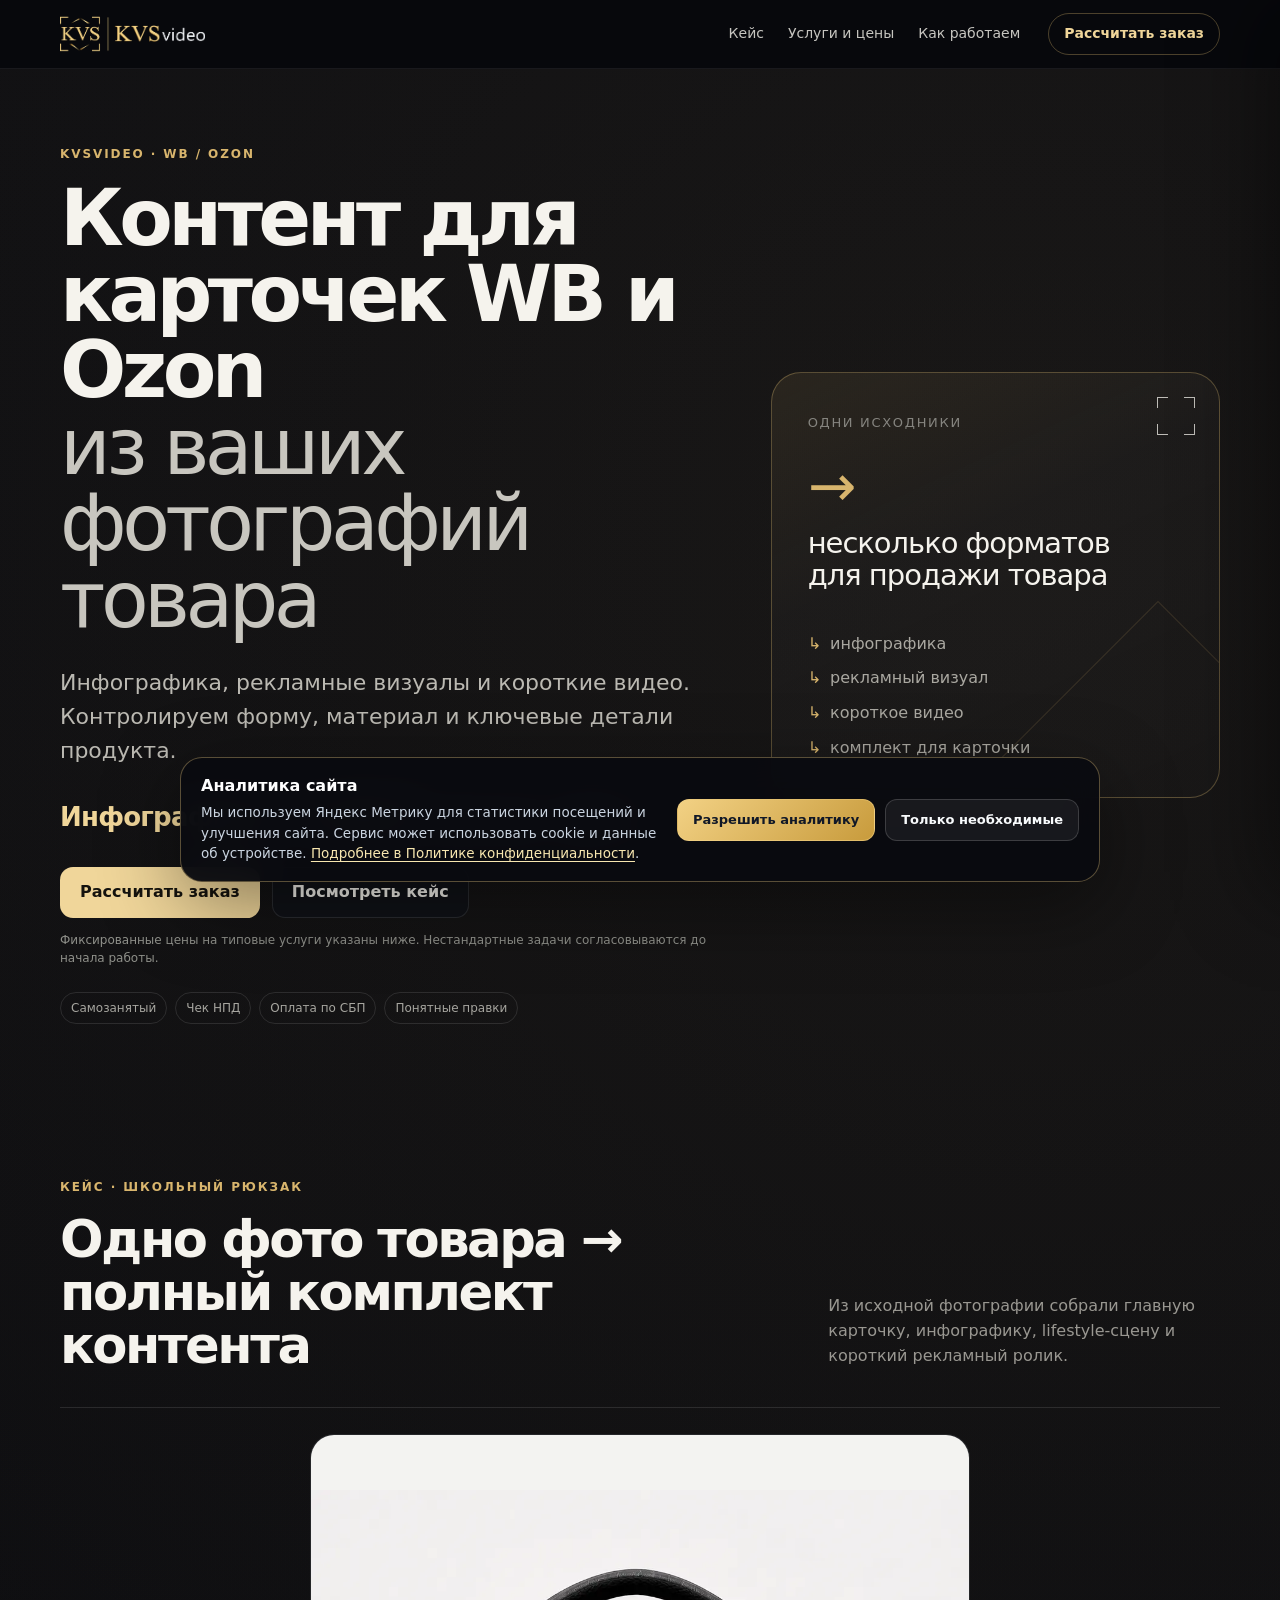
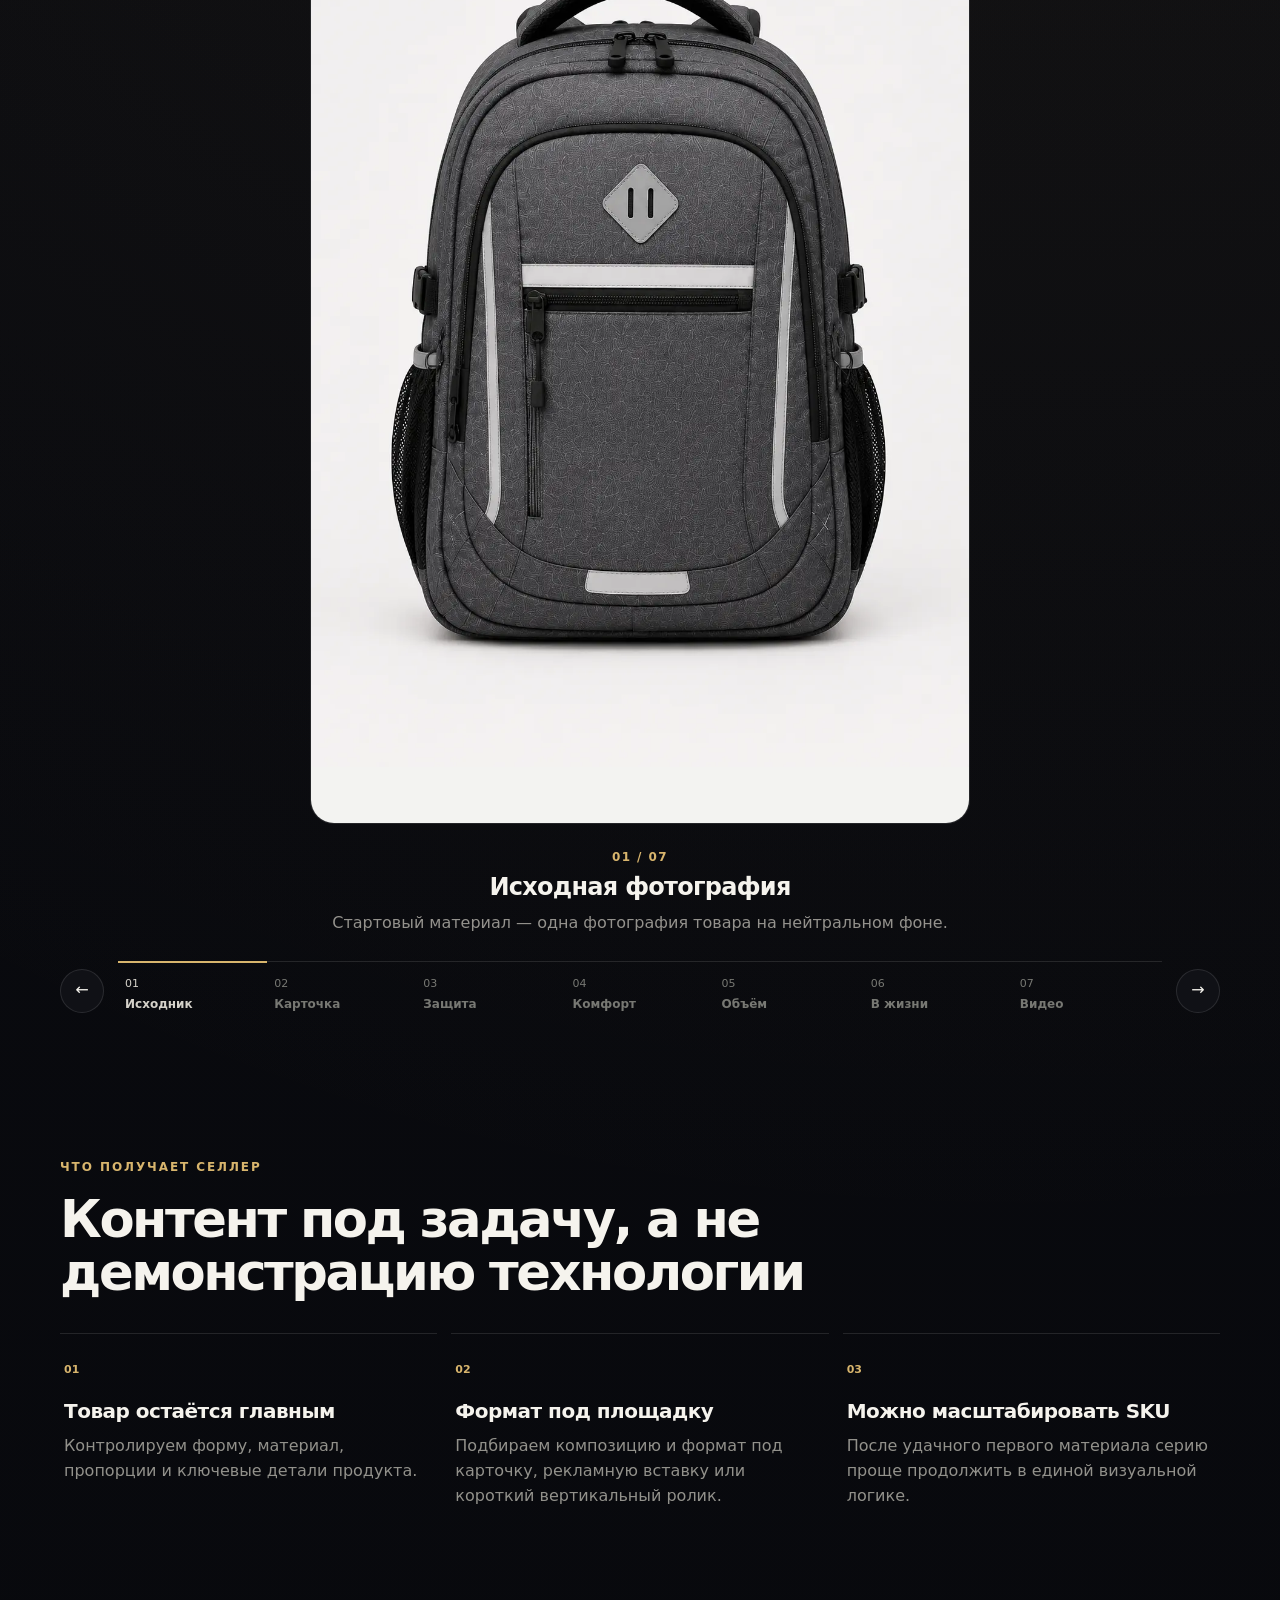
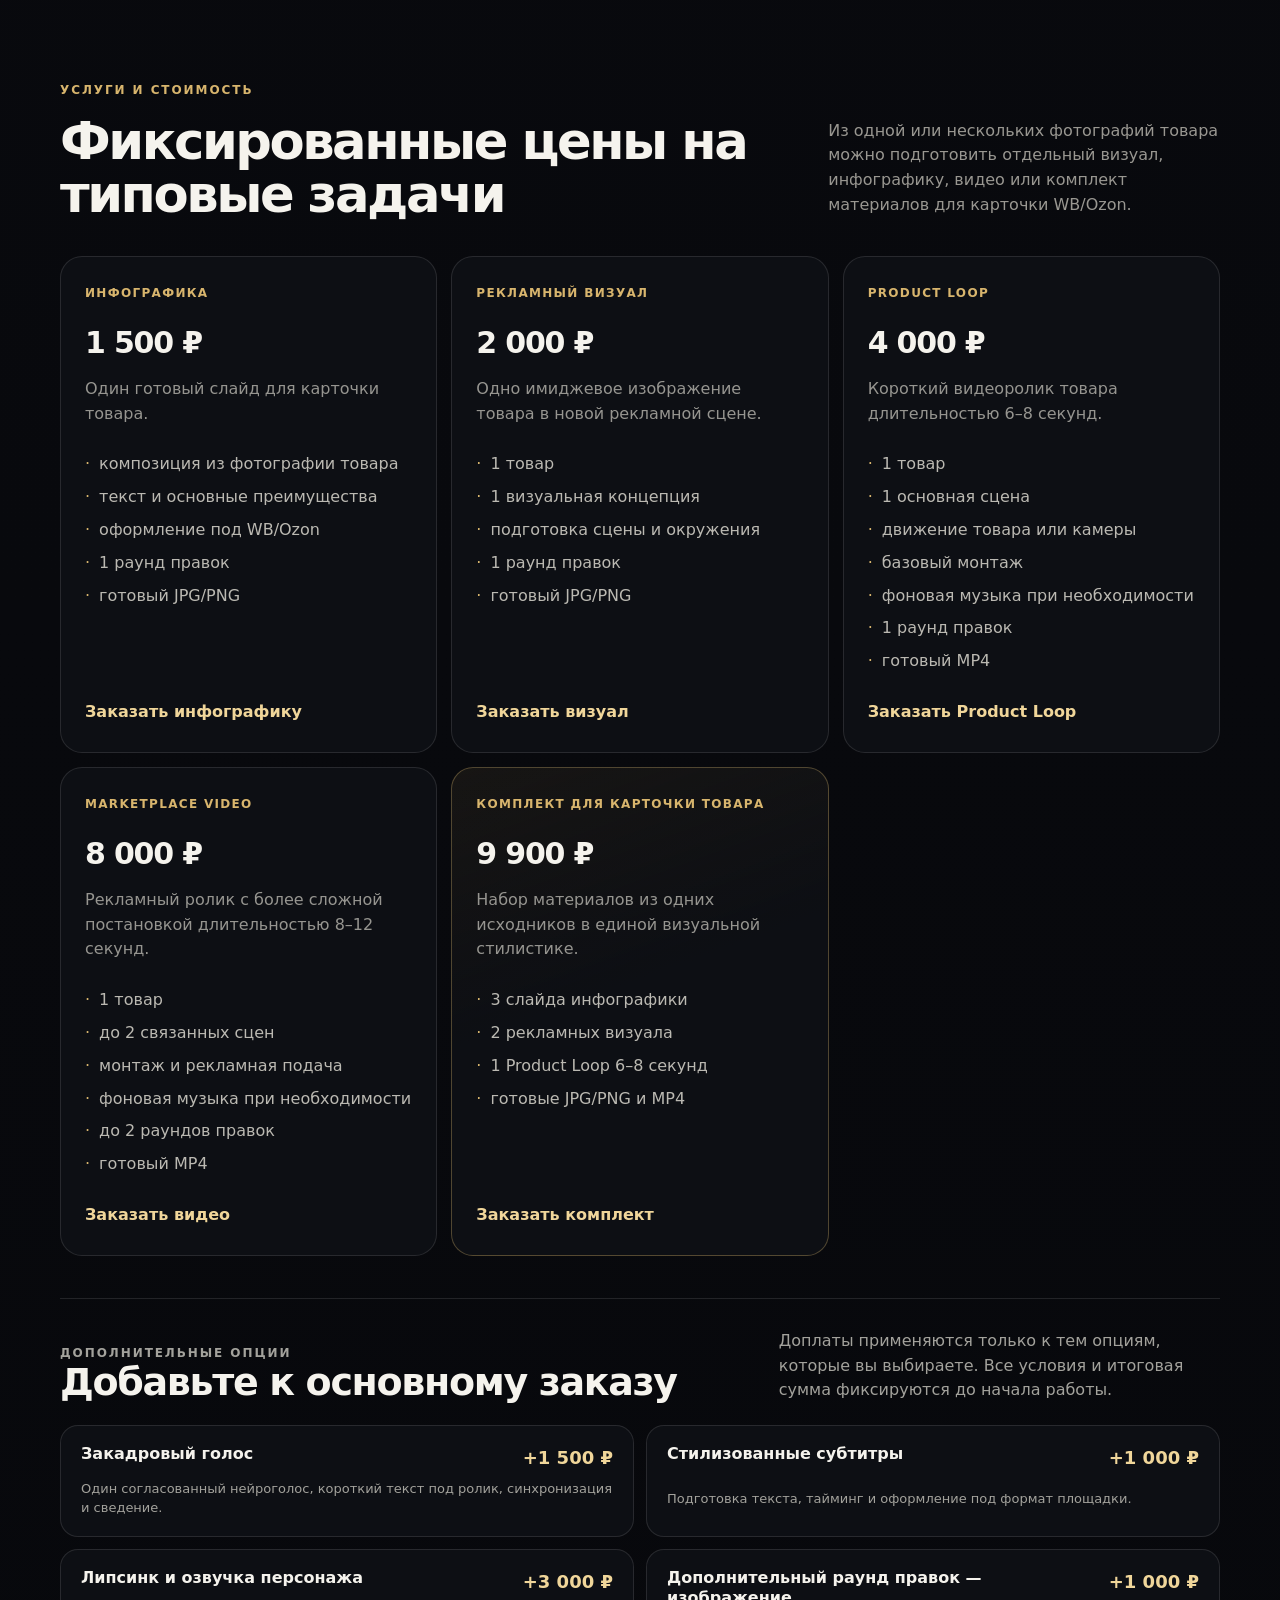
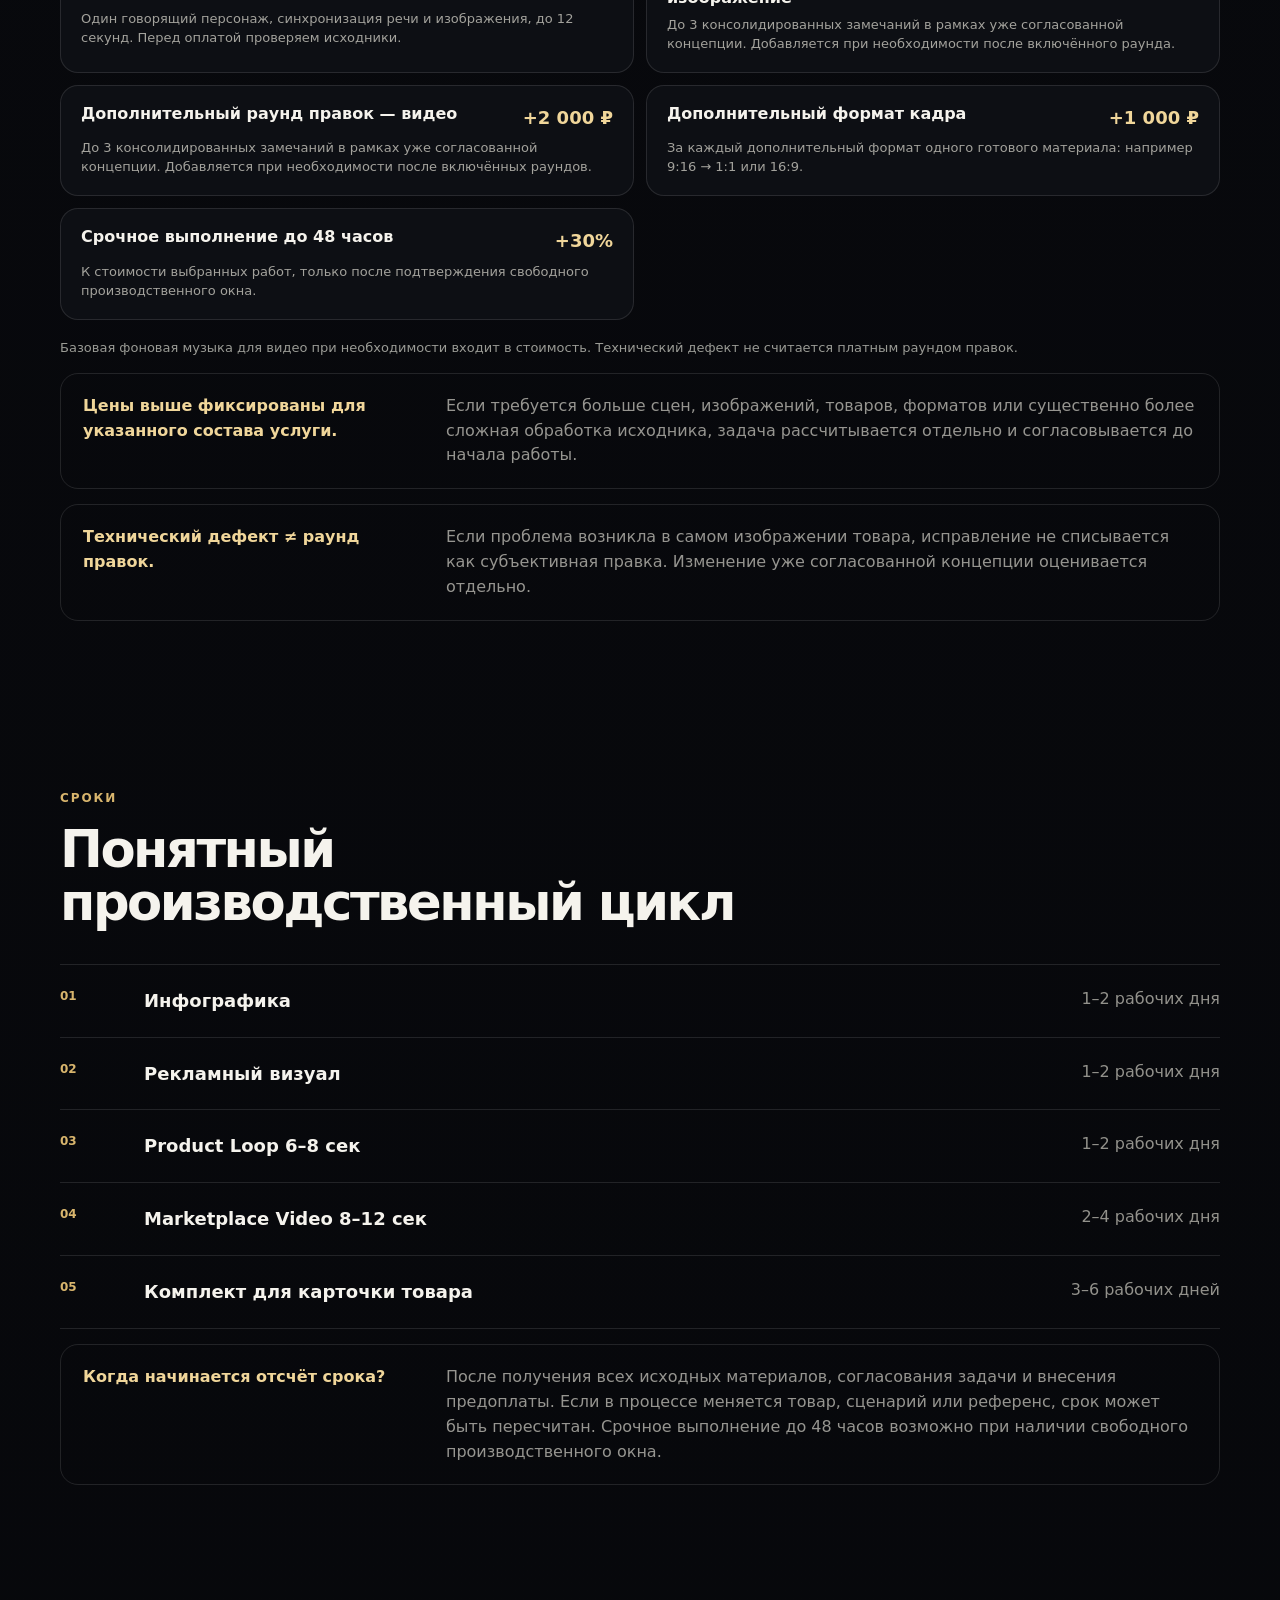
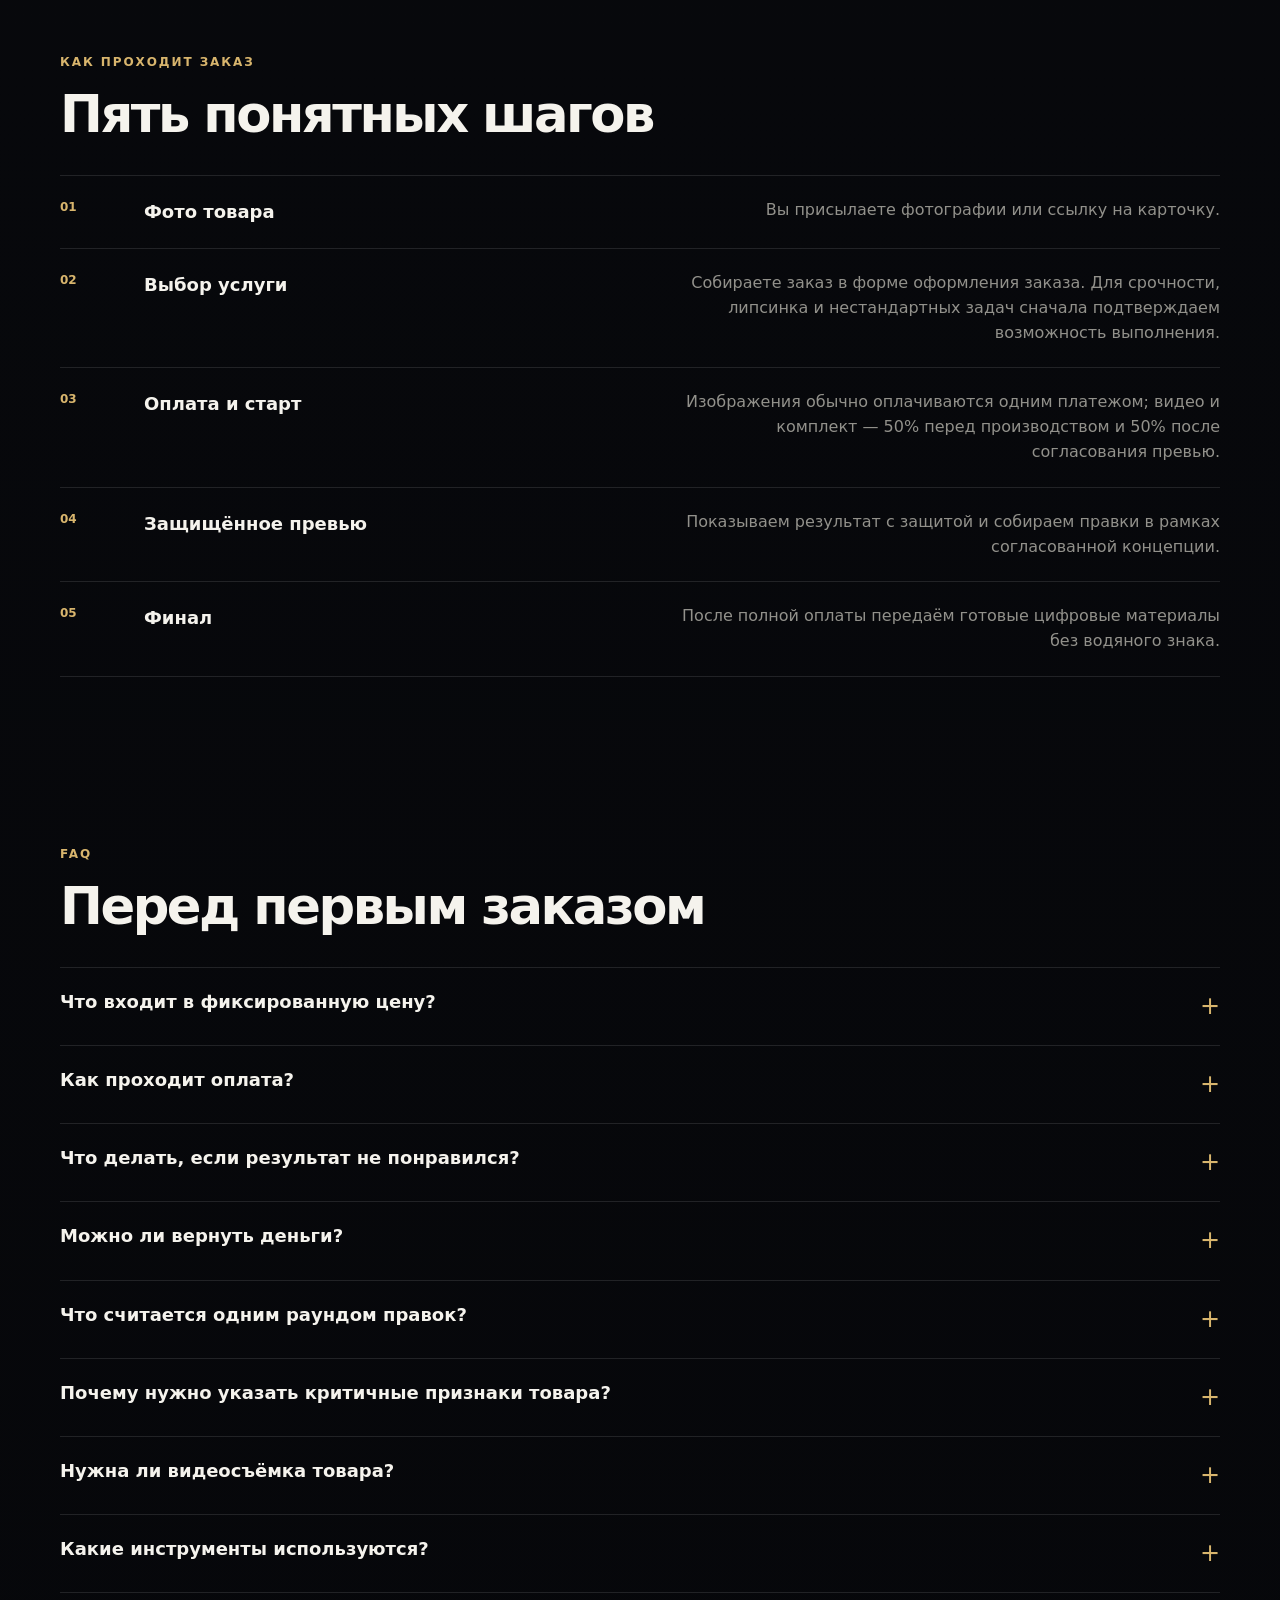
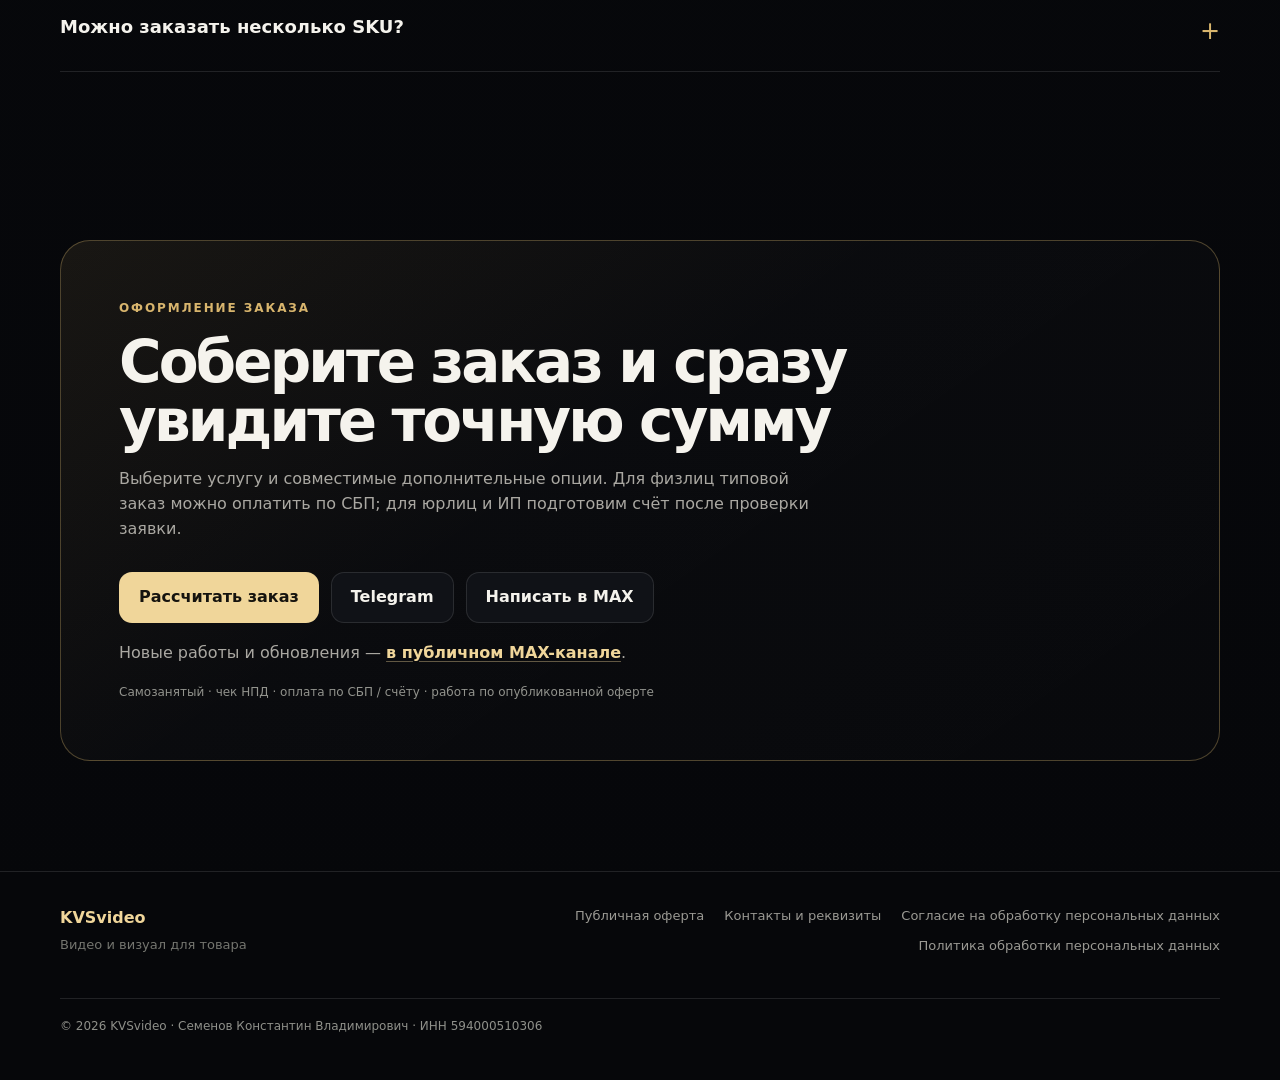
<file: marketplace/index.html>
<!doctype html>
<html lang="ru">
<head>
  <meta charset="utf-8">
  <meta name="viewport" content="width=device-width, initial-scale=1, viewport-fit=cover">
  <title>Контент для карточек WB и Ozon из фото товара — KVSvideo</title>
  <meta name="description" content="Инфографика, рекламные изображения и видео для карточек Wildberries и Ozon из ваших фотографий товара. Фиксированные цены на типовые услуги.">
  <meta name="robots" content="index, follow">
  <meta name="theme-color" content="#08090d">
  <link rel="canonical" href="https://kvsvideo.ru/marketplace/">
  <link rel="icon" href="../assets/logo/favicon_dark.ico">
  <meta property="og:type" content="website">
  <meta property="og:locale" content="ru_RU">
  <meta property="og:site_name" content="KVSvideo">
  <meta property="og:url" content="https://kvsvideo.ru/marketplace/">
  <meta property="og:title" content="Контент для карточек WB и Ozon — KVSvideo">
  <meta property="og:description" content="Инфографика, рекламные визуалы и видео из фотографий товара. Фиксированные цены на типовые услуги.">
  <meta property="og:image" content="https://kvsvideo.ru/assets/marketplace/backpack-card.webp">
  <link rel="preload" as="image" href="../assets/logo/logo_header_site_premium_gold.webp">
  <link rel="stylesheet" href="styles.css">
  <link rel="stylesheet" href="polish.css">
  <link rel="stylesheet" href="case.css">
  <link rel="stylesheet" href="checkout.css">
  <link rel="stylesheet" href="../analytics-consent.css">
  <script src="../analytics-consent.js" defer></script>
</head>
<body>
<a class="skip" href="#main">К содержанию</a>
  <header class="site-header"><div class="shell header-inner">
    <a class="brand" href="#main" aria-label="KVSvideo — к началу страницы"><img src="../assets/logo/logo_header_site_premium_gold.webp" alt="KVSvideo" width="170" height="54"><span class="brand-fallback" aria-hidden="true">KVSvideo</span></a>
    <nav class="nav" aria-label="Навигация по странице"><a href="#showcase">Кейс</a><a href="#prices">Услуги и цены</a><a href="#process">Как работаем</a></nav>
    <a class="header-cta" href="#checkout" data-open-checkout>Рассчитать заказ</a>
  </div></header>

  <main id="main">
    <section class="hero shell" aria-labelledby="hero-title">
      <div class="hero-copy">
        <p class="eyebrow">KVSvideo · WB / Ozon</p>
        <h1 id="hero-title">Контент для карточек WB и Ozon <span>из ваших фотографий товара</span></h1>
        <p class="hero-lead">Инфографика, рекламные визуалы и короткие видео. Контролируем форму, материал и ключевые детали продукта.</p>
        <div class="hero-meta" aria-label="Примеры стоимости"><strong>Инфографика — 1 500 ₽</strong><span>Product Loop — 4 000 ₽</span></div>
        <div class="hero-actions"><a class="button button-primary" href="#checkout" data-open-checkout>Рассчитать заказ</a><a class="button button-secondary" href="#showcase">Посмотреть кейс</a></div>
        <p class="hero-note">Фиксированные цены на типовые услуги указаны ниже. Нестандартные задачи согласовываются до начала работы.</p>
        <div class="trust-row" aria-label="Условия работы"><span>Самозанятый</span><span>Чек НПД</span><span>Оплата по СБП</span><span>Понятные правки</span></div>
      </div>
      <aside class="hero-panel" aria-label="Что можно заказать">
        <div class="focus-mark" aria-hidden="true"><i></i><i></i><i></i><i></i></div>
        <p class="panel-kicker">Одни исходники</p><p class="panel-number">→</p><p class="panel-title">несколько форматов для продажи товара</p>
        <ul><li>инфографика</li><li>рекламный визуал</li><li>короткое видео</li><li>комплект для карточки</li></ul>
      </aside>
    </section>

    <section class="section shell" id="showcase" aria-labelledby="showcase-title">
      <div class="section-head"><div><p class="eyebrow">Кейс · школьный рюкзак</p><h2 id="showcase-title">Одно фото товара → полный комплект контента</h2></div><p>Из исходной фотографии собрали главную карточку, инфографику, lifestyle-сцену и короткий рекламный ролик.</p></div>
      <div class="showcase" data-showcase>
        <div class="showcase-stage" data-stage>
          <figure class="showcase-slide showcase-slide--contain is-active" data-slide="0"><img src="../assets/marketplace/backpack-source.webp" width="1086" height="1448" alt="Исходная фотография серого школьного рюкзака на белом фоне" loading="lazy" decoding="async"></figure>
          <figure class="showcase-slide" data-slide="1" hidden><img data-src="../assets/marketplace/backpack-card.webp" width="1200" height="1800" alt="Главная карточка серого школьного рюкзака для маркетплейса" loading="lazy" decoding="async"></figure>
          <figure class="showcase-slide" data-slide="2" hidden><img data-src="../assets/marketplace/backpack-safety.webp" width="1200" height="1800" alt="Инфографика светоотражающих элементов школьного рюкзака" loading="lazy" decoding="async"></figure>
          <figure class="showcase-slide" data-slide="3" hidden><img data-src="../assets/marketplace/backpack-comfort.webp" width="1200" height="1800" alt="Инфографика комфортной спинки и лямок школьного рюкзака" loading="lazy" decoding="async"></figure>
          <figure class="showcase-slide showcase-slide--contain" data-slide="4" hidden><img data-src="../assets/marketplace/backpack-open.webp" width="1600" height="1200" alt="Открытый школьный рюкзак с учебниками, планшетом и канцелярией" loading="lazy" decoding="async"></figure>
          <figure class="showcase-slide" data-slide="5" hidden><img data-src="../assets/marketplace/backpack-lifestyle.webp" width="1200" height="1800" alt="Школьники с серыми рюкзаками на праздничной линейке" loading="lazy" decoding="async"></figure>
          <figure class="showcase-slide showcase-video-slide" data-slide="6" hidden>
            <div class="video-shell" data-video-shell data-poster="../assets/marketplace/backpack-lifestyle.webp" data-webm="../assets/marketplace/backpack-ad.webm" data-mp4="../assets/marketplace/backpack-ad.mp4">
              <img class="video-poster" data-video-poster alt="Кадр из рекламного ролика о школьном рюкзаке" width="1200" height="1800">
              <video class="showcase-video" data-video playsinline muted preload="none" aria-label="Рекламный ролик о школьном рюкзаке"></video>
              <button class="video-play" type="button" data-video-play aria-label="Воспроизвести видео"><span aria-hidden="true">▶</span><b>Смотреть видео</b></button>
              <button class="video-sound" type="button" data-video-sound aria-label="Включить звук" aria-pressed="false" hidden><span class="sound-off" aria-hidden="true">⌁</span><span class="sound-on" aria-hidden="true">♪</span></button>
            </div>
          </figure>
        </div>
        <div class="showcase-copy" aria-live="polite"><p class="showcase-step"><span data-current>01</span> / 07</p><h3 data-slide-title>Исходная фотография</h3><p data-slide-copy>Стартовый материал — одна фотография товара на нейтральном фоне.</p></div>
        <div class="showcase-controls">
          <button class="arrow" type="button" data-prev aria-label="Предыдущий этап">←</button>
          <div class="steps" role="tablist" aria-label="Этапы демонстрационного кейса">
            <button class="step is-active" type="button" role="tab" aria-selected="true" data-go="0"><span>01</span><b>Исходник</b></button><button class="step" type="button" role="tab" aria-selected="false" data-go="1"><span>02</span><b>Карточка</b></button><button class="step" type="button" role="tab" aria-selected="false" data-go="2"><span>03</span><b>Защита</b></button><button class="step" type="button" role="tab" aria-selected="false" data-go="3"><span>04</span><b>Комфорт</b></button><button class="step" type="button" role="tab" aria-selected="false" data-go="4"><span>05</span><b>Объём</b></button><button class="step" type="button" role="tab" aria-selected="false" data-go="5"><span>06</span><b>В жизни</b></button><button class="step" type="button" role="tab" aria-selected="false" data-go="6"><span>07</span><b>Видео</b></button>
          </div>
          <button class="arrow" type="button" data-next aria-label="Следующий этап">→</button>
        </div>
      </div>
    </section>

    <section class="section shell compact" aria-labelledby="benefits-title">
      <div class="section-head narrow"><div><p class="eyebrow">Что получает селлер</p><h2 id="benefits-title">Контент под задачу, а не демонстрацию технологии</h2></div></div>
      <div class="benefit-grid"><article><span>01</span><h3>Товар остаётся главным</h3><p>Контролируем форму, материал, пропорции и ключевые детали продукта.</p></article><article><span>02</span><h3>Формат под площадку</h3><p>Подбираем композицию и формат под карточку, рекламную вставку или короткий вертикальный ролик.</p></article><article><span>03</span><h3>Можно масштабировать SKU</h3><p>После удачного первого материала серию проще продолжить в единой визуальной логике.</p></article></div>
    </section>

    <section class="section shell" id="prices" aria-labelledby="prices-title">
      <div class="section-head"><div><p class="eyebrow">Услуги и стоимость</p><h2 id="prices-title">Фиксированные цены на типовые задачи</h2></div><p>Из одной или нескольких фотографий товара можно подготовить отдельный визуал, инфографику, видео или комплект материалов для карточки WB/Ozon.</p></div>
      <div class="price-grid">
        <article class="price-card"><p class="price-label">Инфографика</p><h3>1 500 ₽</h3><p>Один готовый слайд для карточки товара.</p><ul><li>композиция из фотографии товара</li><li>текст и основные преимущества</li><li>оформление под WB/Ozon</li><li>1 раунд правок</li><li>готовый JPG/PNG</li></ul><a href="#checkout" data-checkout-service="infographic">Заказать инфографику</a></article>
        <article class="price-card"><p class="price-label">Рекламный визуал</p><h3>2 000 ₽</h3><p>Одно имиджевое изображение товара в новой рекламной сцене.</p><ul><li>1 товар</li><li>1 визуальная концепция</li><li>подготовка сцены и окружения</li><li>1 раунд правок</li><li>готовый JPG/PNG</li></ul><a href="#checkout" data-checkout-service="visual">Заказать визуал</a></article>
        <article class="price-card"><p class="price-label">Product Loop</p><h3>4 000 ₽</h3><p>Короткий видеоролик товара длительностью 6–8 секунд.</p><ul><li>1 товар</li><li>1 основная сцена</li><li>движение товара или камеры</li><li>базовый монтаж</li><li>фоновая музыка при необходимости</li><li>1 раунд правок</li><li>готовый MP4</li></ul><a href="#checkout" data-checkout-service="productLoop">Заказать Product Loop</a></article>
        <article class="price-card"><p class="price-label">Marketplace Video</p><h3>8 000 ₽</h3><p>Рекламный ролик с более сложной постановкой длительностью 8–12 секунд.</p><ul><li>1 товар</li><li>до 2 связанных сцен</li><li>монтаж и рекламная подача</li><li>фоновая музыка при необходимости</li><li>до 2 раундов правок</li><li>готовый MP4</li></ul><a href="#checkout" data-checkout-service="marketplaceVideo">Заказать видео</a></article>
        <article class="price-card featured"><p class="price-label">Комплект для карточки товара</p><h3>9 900 ₽</h3><p>Набор материалов из одних исходников в единой визуальной стилистике.</p><ul><li>3 слайда инфографики</li><li>2 рекламных визуала</li><li>1 Product Loop 6–8 секунд</li><li>готовые JPG/PNG и MP4</li></ul><a href="#checkout" data-checkout-service="bundle">Заказать комплект</a></article>
      </div>

      <div class="addon-block" aria-labelledby="addons-title">
        <div class="addon-head"><div><p class="eyebrow">Дополнительные опции</p><h3 id="addons-title">Добавьте к основному заказу</h3></div><p>Доплаты применяются только к тем опциям, которые вы выбираете. Все условия и итоговая сумма фиксируются до начала работы.</p></div>
        <div class="addon-grid">
          <div class="addon-card"><strong>Закадровый голос</strong><b>+1 500 ₽</b><span>Один согласованный нейроголос, короткий текст под ролик, синхронизация и сведение.</span></div>
          <div class="addon-card"><strong>Стилизованные субтитры</strong><b>+1 000 ₽</b><span>Подготовка текста, тайминг и оформление под формат площадки.</span></div>
          <div class="addon-card"><strong>Липсинк и озвучка персонажа</strong><b>+3 000 ₽</b><span>Один говорящий персонаж, синхронизация речи и изображения, до 12 секунд. Перед оплатой проверяем исходники.</span></div>
          <div class="addon-card"><strong>Дополнительный раунд правок — изображение</strong><b>+1 000 ₽</b><span>До 3 консолидированных замечаний в рамках уже согласованной концепции. Добавляется при необходимости после включённого раунда.</span></div>
          <div class="addon-card"><strong>Дополнительный раунд правок — видео</strong><b>+2 000 ₽</b><span>До 3 консолидированных замечаний в рамках уже согласованной концепции. Добавляется при необходимости после включённых раундов.</span></div>
          <div class="addon-card"><strong>Дополнительный формат кадра</strong><b>+1 000 ₽</b><span>За каждый дополнительный формат одного готового материала: например 9:16 → 1:1 или 16:9.</span></div>
          <div class="addon-card"><strong>Срочное выполнение до 48 часов</strong><b>+30%</b><span>К стоимости выбранных работ, только после подтверждения свободного производственного окна.</span></div>
        </div>
        <p class="addon-note">Базовая фоновая музыка для видео при необходимости входит в стоимость. Технический дефект не считается платным раундом правок.</p>
      </div>

      <div class="revision-note"><strong>Цены выше фиксированы для указанного состава услуги.</strong><p>Если требуется больше сцен, изображений, товаров, форматов или существенно более сложная обработка исходника, задача рассчитывается отдельно и согласовывается до начала работы.</p></div>
      <div class="revision-note"><strong>Технический дефект ≠ раунд правок.</strong><p>Если проблема возникла в самом изображении товара, исправление не списывается как субъективная правка. Изменение уже согласованной концепции оценивается отдельно.</p></div>
    </section>

    <section class="section shell" id="timing" aria-labelledby="timing-title">
      <div class="section-head narrow"><div><p class="eyebrow">Сроки</p><h2 id="timing-title">Понятный производственный цикл</h2></div></div>
      <ol class="process-list">
        <li><b>01</b><div><strong>Инфографика</strong><span>1–2 рабочих дня</span></div></li>
        <li><b>02</b><div><strong>Рекламный визуал</strong><span>1–2 рабочих дня</span></div></li>
        <li><b>03</b><div><strong>Product Loop 6–8 сек</strong><span>1–2 рабочих дня</span></div></li>
        <li><b>04</b><div><strong>Marketplace Video 8–12 сек</strong><span>2–4 рабочих дня</span></div></li>
        <li><b>05</b><div><strong>Комплект для карточки товара</strong><span>3–6 рабочих дней</span></div></li>
      </ol>
      <div class="revision-note"><strong>Когда начинается отсчёт срока?</strong><p>После получения всех исходных материалов, согласования задачи и внесения предоплаты. Если в процессе меняется товар, сценарий или референс, срок может быть пересчитан. Срочное выполнение до 48 часов возможно при наличии свободного производственного окна.</p></div>
    </section>

    <section class="section shell" id="process" aria-labelledby="process-title"><div class="section-head narrow"><div><p class="eyebrow">Как проходит заказ</p><h2 id="process-title">Пять понятных шагов</h2></div></div><ol class="process-list"><li><b>01</b><div><strong>Фото товара</strong><span>Вы присылаете фотографии или ссылку на карточку.</span></div></li><li><b>02</b><div><strong>Выбор услуги</strong><span>Собираете заказ в форме оформления заказа. Для срочности, липсинка и нестандартных задач сначала подтверждаем возможность выполнения.</span></div></li><li><b>03</b><div><strong>Оплата и старт</strong><span>Изображения обычно оплачиваются одним платежом; видео и комплект — 50% перед производством и 50% после согласования превью.</span></div></li><li><b>04</b><div><strong>Защищённое превью</strong><span>Показываем результат с защитой и собираем правки в рамках согласованной концепции.</span></div></li><li><b>05</b><div><strong>Финал</strong><span>После полной оплаты передаём готовые цифровые материалы без водяного знака.</span></div></li></ol></section>

    <section class="section shell faq" aria-labelledby="faq-title"><div class="section-head narrow"><div><p class="eyebrow">FAQ</p><h2 id="faq-title">Перед первым заказом</h2></div></div><details><summary>Что входит в фиксированную цену?</summary><p>В карточке каждой услуги указан конкретный состав. Дополнительные опции имеют отдельную стоимость и добавляются только по выбору заказчика. Если задача выходит за опубликованный состав, дополнительная стоимость согласовывается до начала работы.</p></details><details><summary>Как проходит оплата?</summary><p><strong>Для физических лиц:</strong> для типовых заказов используется СБП по QR/платёжной ссылке Альфа-Банка. Инфографика и рекламный визуал обычно оплачиваются одним платежом; Product Loop, Marketplace Video и комплект — двумя этапами 50/50. Поступление проверяется вручную, после каждого полученного платежа формируется чек НПД.<br><br><strong>Для юридических лиц и ИП:</strong> после заполнения реквизитов и проверки состава заказа направляем счёт на банковский перевод. Для видео и комплекта оплата также может проходить в два этапа: 50% перед производством и 50% после согласования защищённого превью. После фактического поступления каждого платежа формируется чек НПД с ИНН заказчика. Финальные материалы передаются после полной оплаты.</p></details><details><summary>Что делать, если результат не понравился?</summary><p>Сначала используем включённые в услугу раунды правок. Если результат объективно не соответствует согласованной задаче или критичным признакам товара, такой недостаток исправляется бесплатно и не расходует платный дополнительный раунд. Смена вкуса или уже согласованной концепции рассматривается отдельно.</p></details><details><summary>Можно ли вернуть деньги?</summary><p>Да, в предусмотренных законом и условиями заказа случаях. До начала работ и при отсутствии связанных с конкретным заказом расходов оплата возвращается полностью. После начала производства вопрос возврата рассматривается с учётом фактически выполненной стадии заказа и связанных с ним расходов. Если мы не можем выполнить согласованную задачу, стоимость неоказанной части возвращается.</p></details><details><summary>Что считается одним раундом правок?</summary><p>Один раунд — это один консолидированный перечень изменений в рамках уже согласованной задачи и концепции. Полная смена товара, сценария, референса или визуального направления после начала производства не считается обычной правкой и согласовывается отдельно.</p></details><details><summary>Почему нужно указать критичные признаки товара?</summary><p>Генеративные инструменты могут незначительно интерпретировать второстепенные детали. До начала работы важно отметить то, что нельзя существенно менять: форму и пропорции упаковки, логотип, цвет, надписи, количество элементов, расположение этикеток, фурнитуру и другие принципиальные особенности.</p></details><details><summary>Нужна ли видеосъёмка товара?</summary><p>Для многих задач достаточно качественных фотографий. Если конкретный проект потребует дополнительных материалов, это станет понятно на этапе оценки.</p></details><details><summary>Какие инструменты используются?</summary><p>Подбираем генеративные и монтажные инструменты под конкретную задачу. Для заказа фиксируются результат, формат и требования к товару, а не название отдельного сервиса.</p></details><details><summary>Можно заказать несколько SKU?</summary><p>Да. Серии для нескольких SKU рассчитываются отдельно до начала работы, чтобы зафиксировать состав, стоимость и единый визуальный подход.</p></details></section>

    <section class="section shell order" id="order" aria-labelledby="order-title"><div class="order-box"><p class="eyebrow">Оформление заказа</p><h2 id="order-title">Соберите заказ и сразу увидите точную сумму</h2><p>Выберите услугу и совместимые дополнительные опции. Для физлиц типовой заказ можно оплатить по СБП; для юрлиц и ИП подготовим счёт после проверки заявки.</p><div class="order-actions"><button class="button button-primary" type="button" data-open-checkout>Рассчитать заказ</button><a class="button button-secondary" href="https://t.me/KVSemenov" target="_blank" rel="noopener">Telegram</a><a class="button button-secondary" href="https://max.ru/u/f9LHodD0cOKuClAudA4jEpZrep-7nIAqAzFLSRJ-VVg5xAf6X7CzlSECuB4" target="_blank" rel="noopener">Написать в MAX</a></div><p class="order-channel">Новые работы и обновления — <a href="https://max.ru/channel_KVSemenov_AI" target="_blank" rel="noopener">в публичном MAX-канале</a>.</p><p class="order-trust">Самозанятый · чек НПД · оплата по СБП / счёту · работа по опубликованной оферте</p></div></section>
  </main>

  <footer class="footer"><div class="shell footer-grid"><div class="footer-brand"><strong>KVSvideo</strong><span>Видео и визуал для товара</span></div><nav aria-label="Юридическая информация"><a href="../offer.html">Публичная оферта</a><a href="../requisites.html">Контакты и реквизиты</a><a href="../consent.html">Согласие на обработку персональных данных</a><a href="../privacy.html">Политика обработки персональных данных</a></nav><p class="copyright">© 2026 KVSvideo · Семенов Константин Владимирович · ИНН 594000510306</p></div></footer>

  <aside class="checkout-drawer" id="checkout" data-checkout aria-hidden="true" aria-labelledby="checkout-title">
    <div class="checkout-backdrop" aria-hidden="true"></div>
    <div class="checkout-panel" role="dialog" aria-modal="true" aria-labelledby="checkout-title">
      <header class="checkout-header"><div><p class="eyebrow">Оформление заказа</p><h2 id="checkout-title">Ваш заказ</h2><span class="checkout-step" data-checkout-step>Шаг 1 из 3 · Состав заказа</span></div><button class="checkout-close" type="button" data-close-checkout aria-label="Закрыть оформление">×</button></header>
      <div class="checkout-view" data-checkout-view="configure"><section class="checkout-block"><div class="checkout-block-head"><h3>1. Основная услуга</h3></div><div class="checkout-choices" data-checkout-services></div></section><section class="checkout-block"><div class="checkout-block-head"><h3>2. Дополнительные опции</h3></div><div class="checkout-addons" data-checkout-addons></div><p class="checkout-muted">Дополнительные раунды правок не покупаются заранее — они добавляются только если действительно понадобятся.</p></section><div class="checkout-summary" data-checkout-summary-configure></div><div class="checkout-actions"><button class="button button-primary button-grow" type="button" data-checkout-next="customer">Продолжить</button></div></div>
      <div class="checkout-view" data-checkout-view="customer" hidden><section class="checkout-block"><div class="checkout-block-head"><h3>Кто оформляет заказ</h3></div><div class="customer-tabs" role="group" aria-label="Тип заказчика"><button class="customer-tab" type="button" data-customer-type="person" aria-pressed="true">Физическое лицо</button><button class="customer-tab" type="button" data-customer-type="business" aria-pressed="false">Юрлицо / ИП</button></div><div class="checkout-fields" data-customer-person><label class="checkout-field"><span>Имя заказчика *</span><input type="text" name="person-name" autocomplete="name" maxlength="100"></label><label class="checkout-field"><span>Как с вами связаться *</span><input type="text" name="person-contact" autocomplete="off" maxlength="160" placeholder="@username, телефон или email"><small class="checkout-muted">Telegram, MAX, телефон или email — чтобы связаться с вами по заказу.</small></label><label class="checkout-field"><span>Имя плательщика, если отличается</span><input type="text" name="payer-name" autocomplete="off" maxlength="100"><small class="checkout-muted">Поможет сопоставить ручной перевод с заказом.</small></label></div><div class="checkout-fields" data-customer-business hidden><label class="checkout-field"><span>Организация / ИП *</span><input type="text" name="company" autocomplete="organization" maxlength="180"></label><label class="checkout-field"><span>ИНН *</span><input type="text" name="inn" inputmode="numeric" autocomplete="off" maxlength="12"></label><label class="checkout-field"><span>КПП, если есть</span><input type="text" name="kpp" inputmode="numeric" autocomplete="off" maxlength="9"></label><label class="checkout-field"><span>Контактное лицо *</span><input type="text" name="business-contact" autocomplete="name" maxlength="100"></label><label class="checkout-field"><span>Email для счёта и документов *</span><input type="email" name="business-email" autocomplete="email" maxlength="160"></label></div></section><div class="checkout-legal"><label class="checkout-check"><input type="checkbox" name="offer-accepted"><span>Ознакомлен(а) и принимаю условия <a href="../offer.html" target="_blank" rel="noopener">публичной оферты</a>.</span></label><label class="checkout-check"><input type="checkbox" name="consent-accepted"><span>Даю отдельное согласие на обработку персональных данных на условиях <a href="../consent.html" target="_blank" rel="noopener">согласия</a> и <a href="../privacy.html" target="_blank" rel="noopener">политики</a>.</span></label></div><p class="checkout-error" data-checkout-error hidden></p><div class="checkout-actions"><button class="button button-secondary" type="button" data-checkout-back="configure">Назад</button><button class="button button-primary button-grow" type="button" data-checkout-next="payment">Продолжить</button></div></div>
      <div class="checkout-view" data-checkout-view="payment" hidden><p class="payment-order-code">Заявка: <strong data-order-code></strong></p><div class="checkout-summary" data-checkout-summary-payment></div><section class="payment-card" data-payment-standard hidden><h3>Оплата этапа 1 по СБП</h3><p>Платёж проходит в банковском интерфейсе. KVSvideo не запрашивает данные вашей карты.</p><div class="payment-due"><span>Введите в форме Альфа-Банка ровно</span><strong data-payment-amount>0 ₽</strong></div><p class="payment-note"><strong>Важно:</strong> сумма в текущем QR не подставляется автоматически. Проверьте её перед подтверждением перевода.</p><div class="payment-qr"><img src="../assets/marketplace/alfa-sbp-qr.svg" alt="QR-код Альфа-Банка для оплаты по СБП" width="410" height="410"></div><div class="checkout-actions"><a class="button button-primary button-grow" data-payment-link href="https://c2c.cbrpay.ru/AS1I002E5DAN3MRN8KQP9R97693V67MF" target="_blank" rel="noopener">Открыть оплату по СБП</a><button class="button button-secondary" type="button" data-copy-amount>Скопировать сумму</button></div><p class="checkout-muted" data-payment-stage-copy></p><p class="checkout-muted" data-payer-reminder></p><button class="checkout-link-button" type="button" data-payment-reported-button>Я уже отправил(а) оплату</button><p class="checkout-footnote">Нажатие этой кнопки не подтверждает поступление денег. Заказ принимается в работу только после ручной проверки операции в Альфа-Банке.</p></section><section class="payment-card" data-payment-review hidden><h3>Сначала нужно подтвердить возможность выполнения</h3><p>В заказе есть опция, которая зависит от исходников или свободного производственного окна. Не оплачивайте заказ до подтверждения.</p><div class="checkout-actions"><button class="button button-secondary button-grow" type="button" data-copy-order="request">Скопировать заявку</button></div><div class="checkout-messenger-grid"><button class="button button-primary" type="button" data-checkout-messenger="telegram" data-order-mode="request">Скопировать и открыть Telegram</button><button class="button button-secondary" type="button" data-checkout-messenger="max" data-order-mode="request">Скопировать и открыть MAX</button></div></section><section class="payment-card" data-payment-business hidden><h3>Заявка на счёт</h3><p>Для юрлица или ИП сначала проверяем состав заказа и реквизиты, затем направляем счёт на банковский перевод. В чеке НПД указывается ИНН заказчика.</p><div class="checkout-actions"><button class="button button-secondary button-grow" type="button" data-copy-order="request">Скопировать заявку на счёт</button></div><div class="checkout-messenger-grid"><button class="button button-primary" type="button" data-checkout-messenger="telegram" data-order-mode="request">Скопировать и открыть Telegram</button><button class="button button-secondary" type="button" data-checkout-messenger="max" data-order-mode="request">Скопировать и открыть MAX</button></div></section><section class="payment-reported" data-payment-reported hidden><h3>Платёж отправлен на ручную проверку</h3><p>Скопируйте данные заказа и отправьте их в Telegram или MAX. Скриншот перевода не заменяет проверку фактического поступления.</p><div class="checkout-actions"><button class="button button-secondary button-grow" type="button" data-copy-order="paid">Скопировать данные заказа</button></div><div class="checkout-messenger-grid"><button class="button button-primary" type="button" data-checkout-messenger="telegram" data-order-mode="paid">Скопировать и открыть Telegram</button><button class="button button-secondary" type="button" data-checkout-messenger="max" data-order-mode="paid">Скопировать и открыть MAX</button></div></section><div class="checkout-actions"><button class="button button-secondary" type="button" data-checkout-back="customer">Назад</button></div></div>
    </div>
  </aside>

  <div class="cursor-reticle" data-reticle aria-hidden="true"><i></i><i></i><i></i><i></i></div><i class="cursor-trail t1" data-trail aria-hidden="true"></i><i class="cursor-trail t2" data-trail aria-hidden="true"></i><i class="cursor-trail t3" data-trail aria-hidden="true"></i><i class="cursor-trail t4" data-trail aria-hidden="true"></i>
  <script src="app.js" defer></script><script src="checkout.js" defer></script>
</body>
</html>
</file>
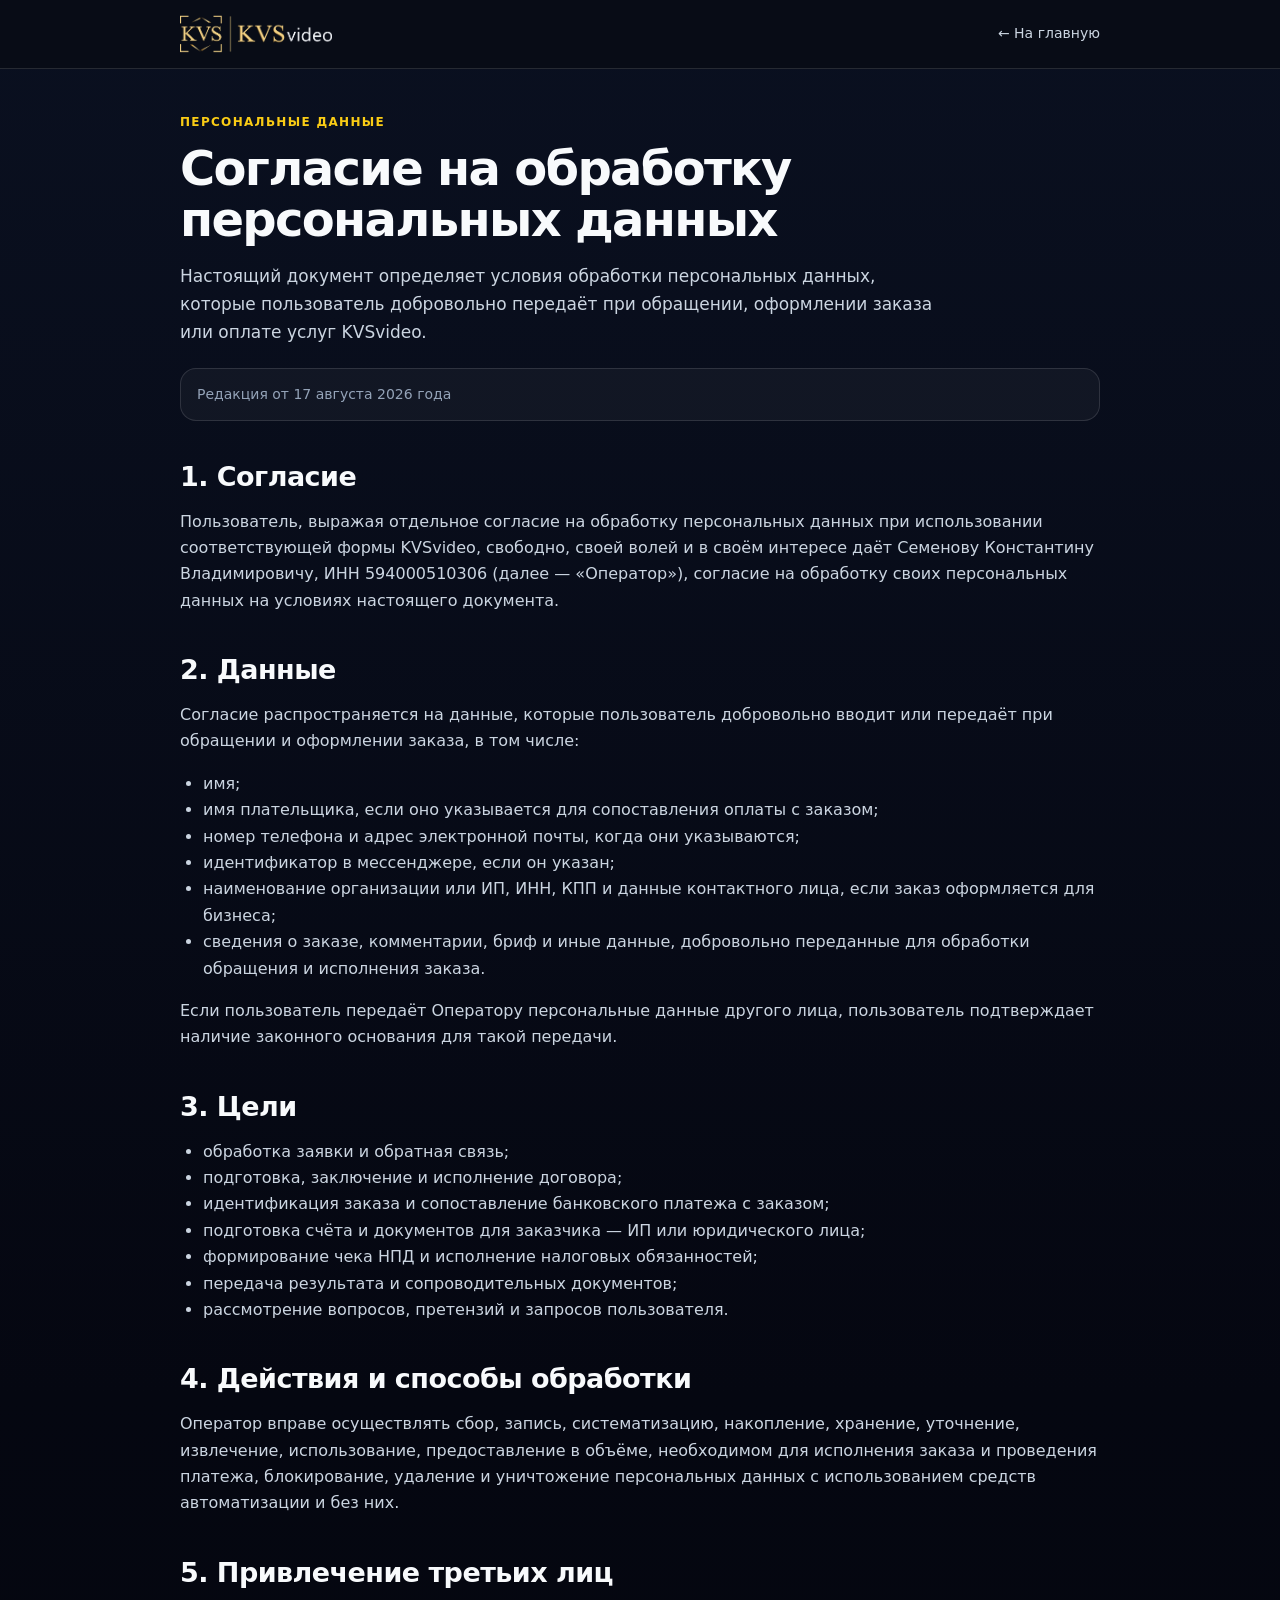
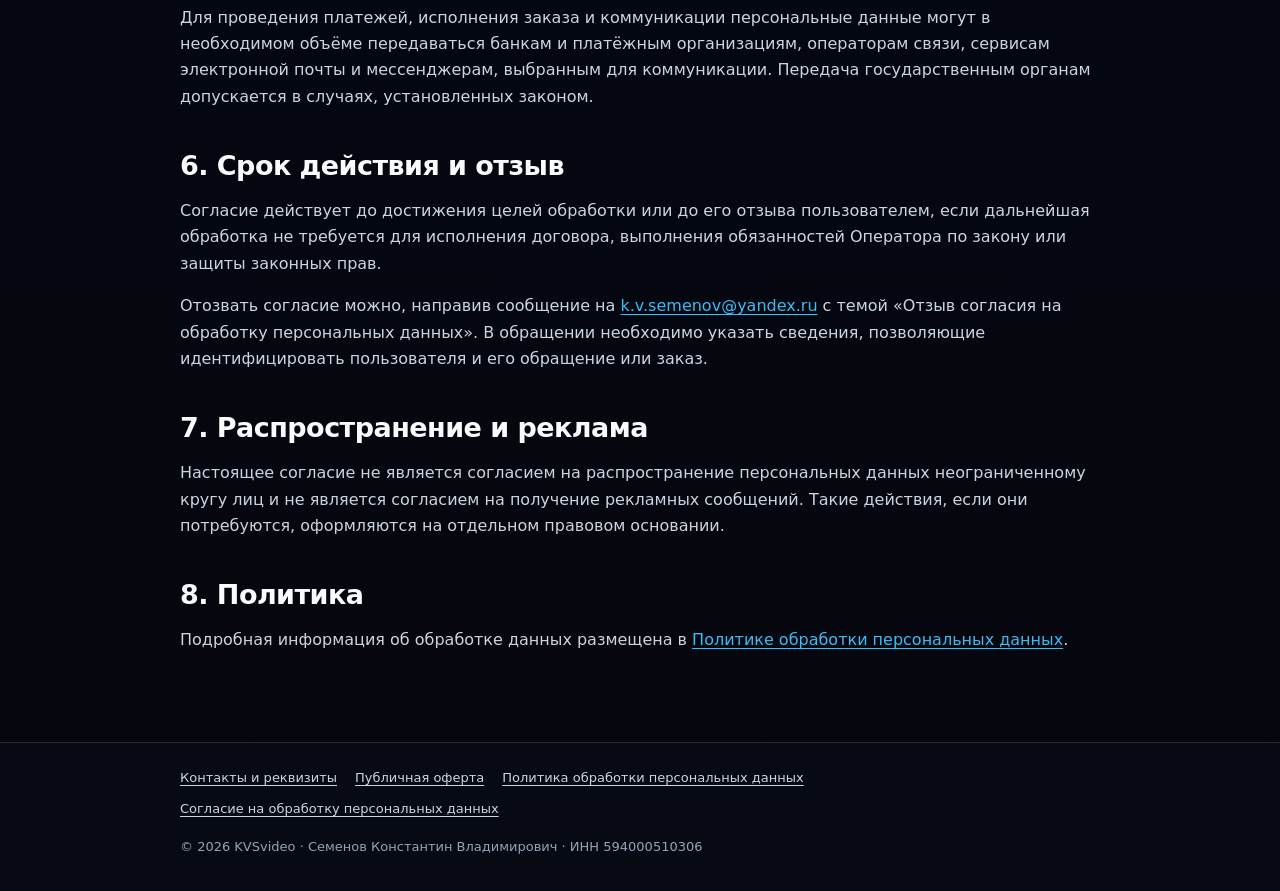
<file: consent.html>
<!doctype html>
<html lang="ru">
<head>
  <meta charset="utf-8">
  <meta name="viewport" content="width=device-width, initial-scale=1">
  <title>Согласие на обработку персональных данных — KVSvideo</title>
  <meta name="description" content="Условия согласия на обработку персональных данных KVSvideo.">
  <meta name="robots" content="noindex, follow">
  <meta name="theme-color" content="#050711">
  <link rel="icon" href="assets/logo/favicon_dark.ico">
  <link rel="stylesheet" href="legal.css">
</head>
<body>
<header><div class="wrap head"><a class="brand" href="/" aria-label="KVSvideo — на главную"><img src="assets/logo/logo_header_site_premium_gold.webp" alt="KVSvideo"></a><a class="back" href="/">← На главную</a></div></header>
<main class="wrap">
  <div class="eyebrow">Персональные данные</div>
  <h1>Согласие на обработку персональных данных</h1>
  <p class="lead">Настоящий документ определяет условия обработки персональных данных, которые пользователь добровольно передаёт при обращении, оформлении заказа или оплате услуг KVSvideo.</p>
  <div class="meta">Редакция от 17 августа 2026 года</div>

<h2>1. Согласие</h2>
<p>Пользователь, выражая отдельное согласие на обработку персональных данных при использовании соответствующей формы KVSvideo, свободно, своей волей и в своём интересе даёт Семенову Константину Владимировичу, ИНН 594000510306 (далее — «Оператор»), согласие на обработку своих персональных данных на условиях настоящего документа.</p>

<h2>2. Данные</h2>
<p>Согласие распространяется на данные, которые пользователь добровольно вводит или передаёт при обращении и оформлении заказа, в том числе:</p>
<ul><li>имя;</li><li>имя плательщика, если оно указывается для сопоставления оплаты с заказом;</li><li>номер телефона и адрес электронной почты, когда они указываются;</li><li>идентификатор в мессенджере, если он указан;</li><li>наименование организации или ИП, ИНН, КПП и данные контактного лица, если заказ оформляется для бизнеса;</li><li>сведения о заказе, комментарии, бриф и иные данные, добровольно переданные для обработки обращения и исполнения заказа.</li></ul>
<p>Если пользователь передаёт Оператору персональные данные другого лица, пользователь подтверждает наличие законного основания для такой передачи.</p>

<h2>3. Цели</h2>
<ul><li>обработка заявки и обратная связь;</li><li>подготовка, заключение и исполнение договора;</li><li>идентификация заказа и сопоставление банковского платежа с заказом;</li><li>подготовка счёта и документов для заказчика — ИП или юридического лица;</li><li>формирование чека НПД и исполнение налоговых обязанностей;</li><li>передача результата и сопроводительных документов;</li><li>рассмотрение вопросов, претензий и запросов пользователя.</li></ul>

<h2>4. Действия и способы обработки</h2>
<p>Оператор вправе осуществлять сбор, запись, систематизацию, накопление, хранение, уточнение, извлечение, использование, предоставление в объёме, необходимом для исполнения заказа и проведения платежа, блокирование, удаление и уничтожение персональных данных с использованием средств автоматизации и без них.</p>

<h2>5. Привлечение третьих лиц</h2>
<p>Для проведения платежей, исполнения заказа и коммуникации персональные данные могут в необходимом объёме передаваться банкам и платёжным организациям, операторам связи, сервисам электронной почты и мессенджерам, выбранным для коммуникации. Передача государственным органам допускается в случаях, установленных законом.</p>

<h2>6. Срок действия и отзыв</h2>
<p>Согласие действует до достижения целей обработки или до его отзыва пользователем, если дальнейшая обработка не требуется для исполнения договора, выполнения обязанностей Оператора по закону или защиты законных прав.</p>
<p>Отозвать согласие можно, направив сообщение на <a href="mailto:k.v.semenov@yandex.ru">k.v.semenov@yandex.ru</a> с темой «Отзыв согласия на обработку персональных данных». В обращении необходимо указать сведения, позволяющие идентифицировать пользователя и его обращение или заказ.</p>

<h2>7. Распространение и реклама</h2>
<p>Настоящее согласие не является согласием на распространение персональных данных неограниченному кругу лиц и не является согласием на получение рекламных сообщений. Такие действия, если они потребуются, оформляются на отдельном правовом основании.</p>

<h2>8. Политика</h2>
<p>Подробная информация об обработке данных размещена в <a href="privacy.html">Политике обработки персональных данных</a>.</p>
</main>
<footer><div class="wrap foot"><a href="requisites.html">Контакты и реквизиты</a><a href="offer.html">Публичная оферта</a><a href="privacy.html">Политика обработки персональных данных</a><a href="consent.html">Согласие на обработку персональных данных</a><div class="copy">© 2026 KVSvideo · Семенов Константин Владимирович · ИНН 594000510306</div></div></footer>
</body>
</html>
</file>
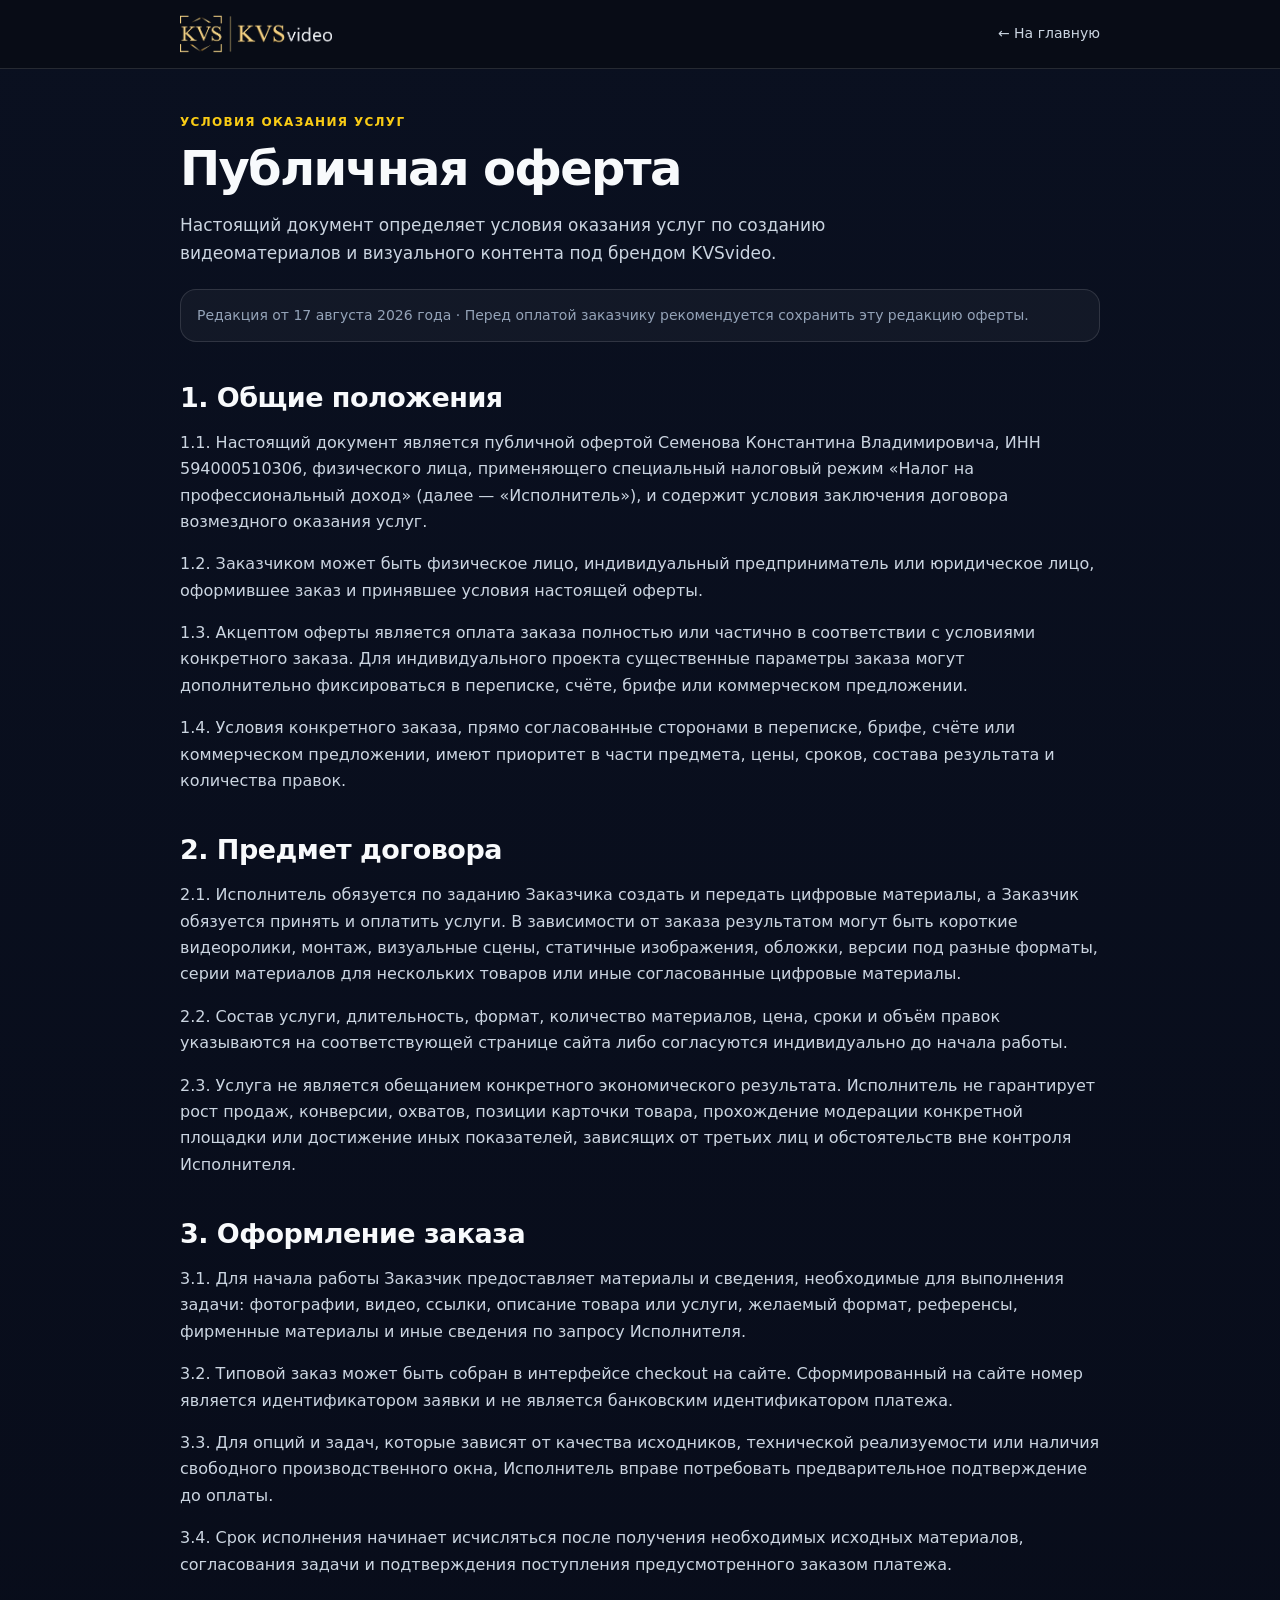
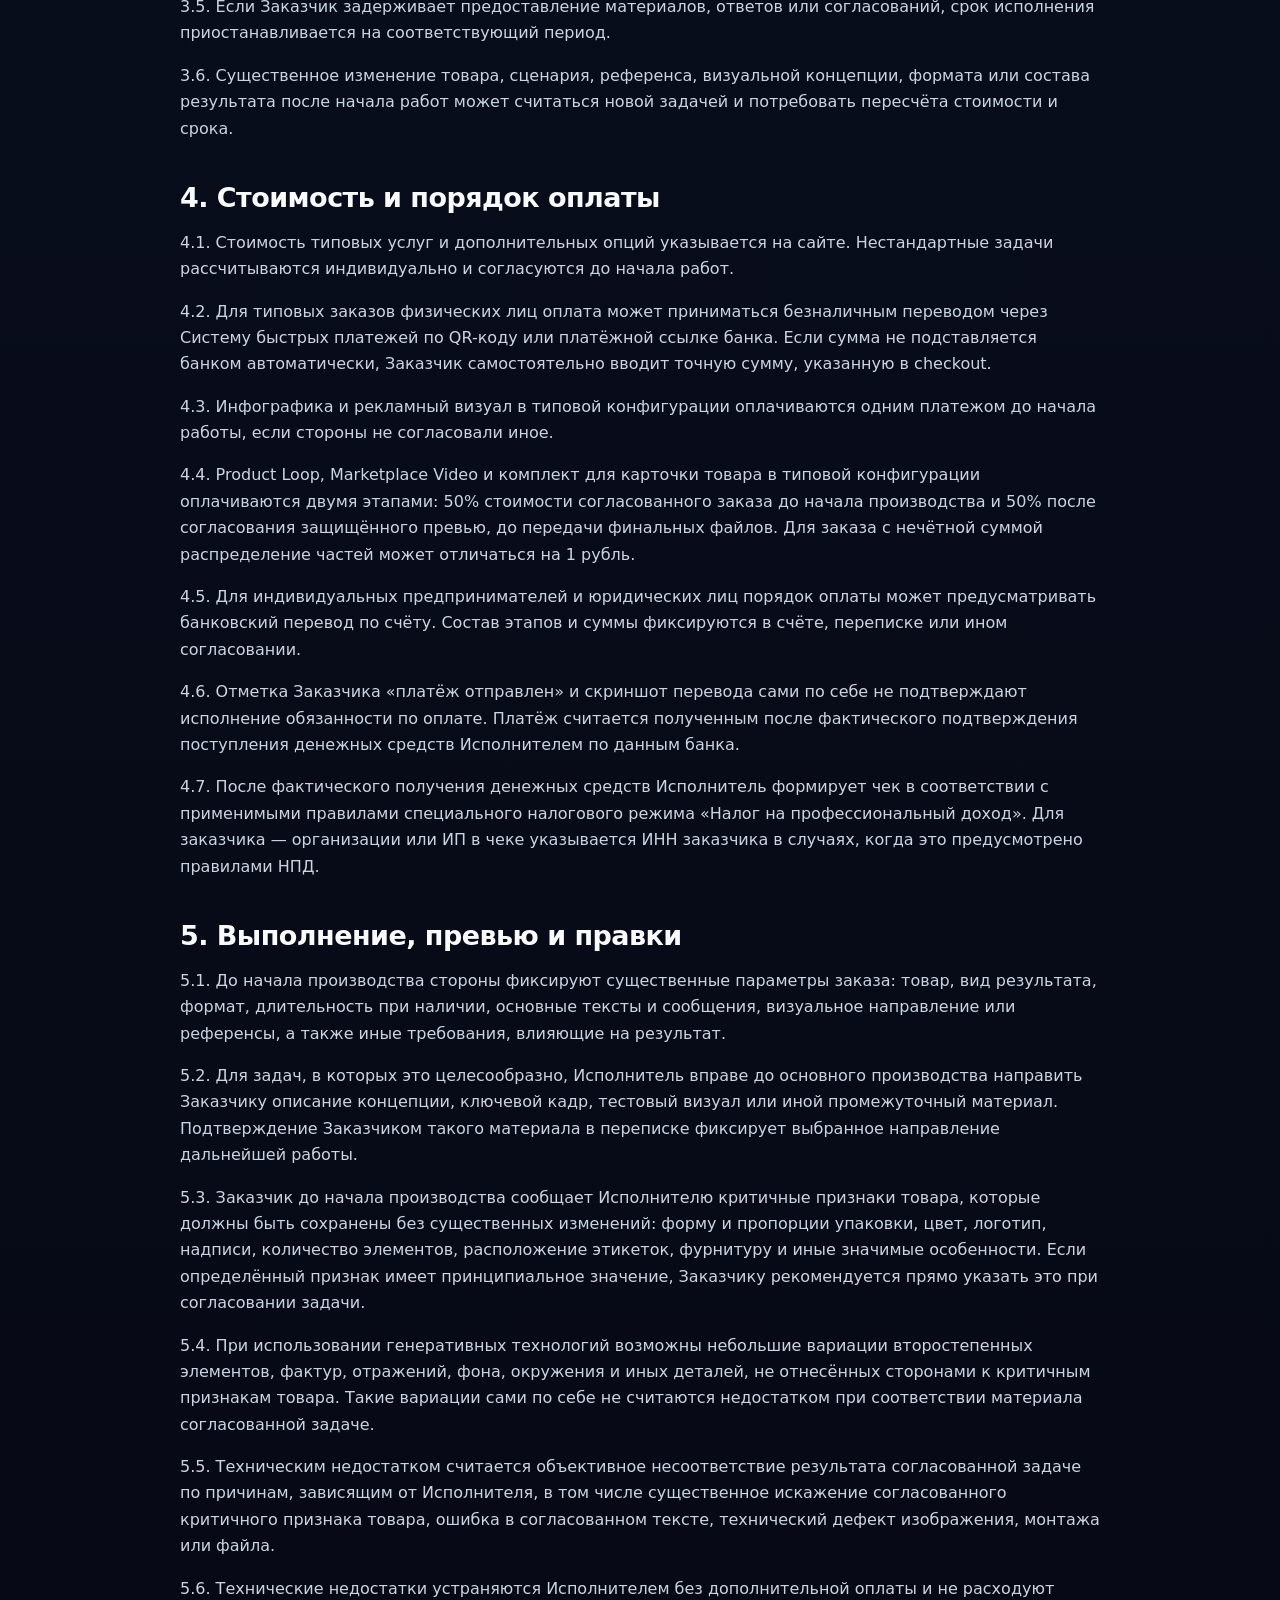
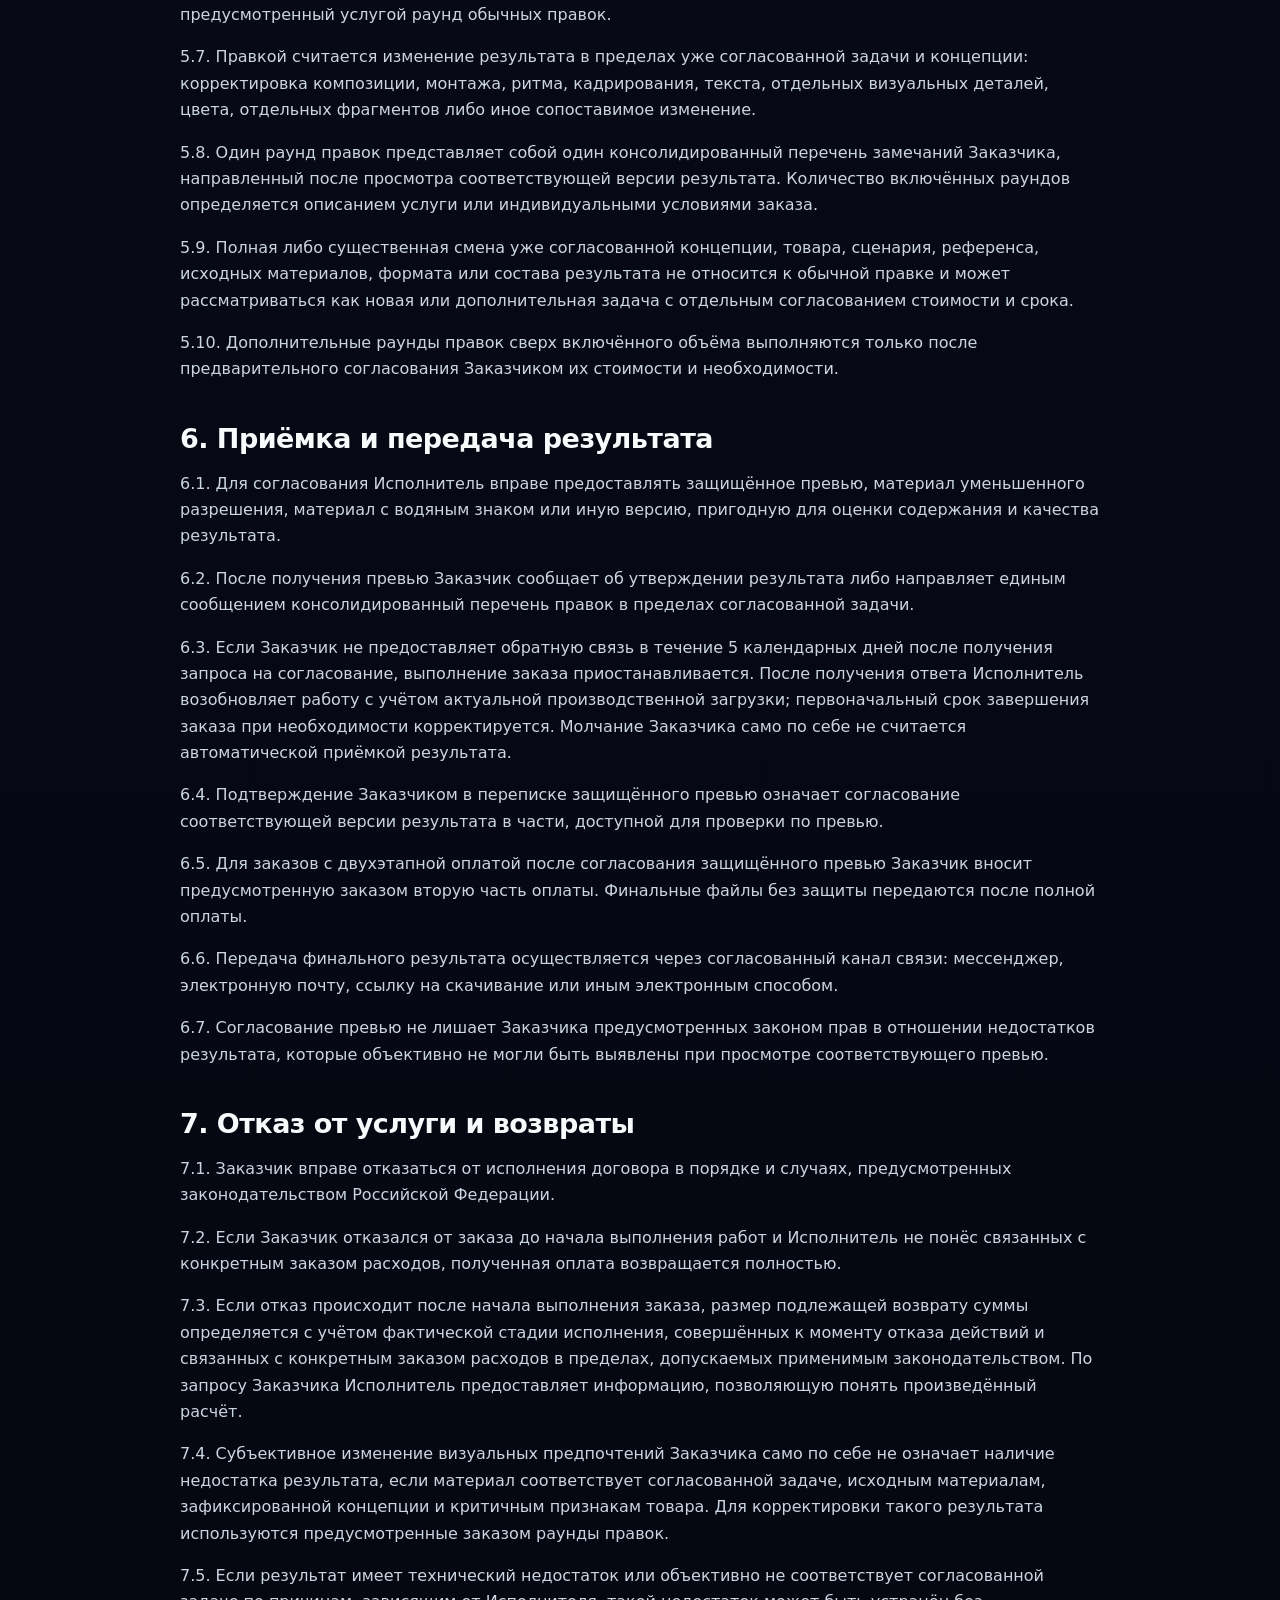
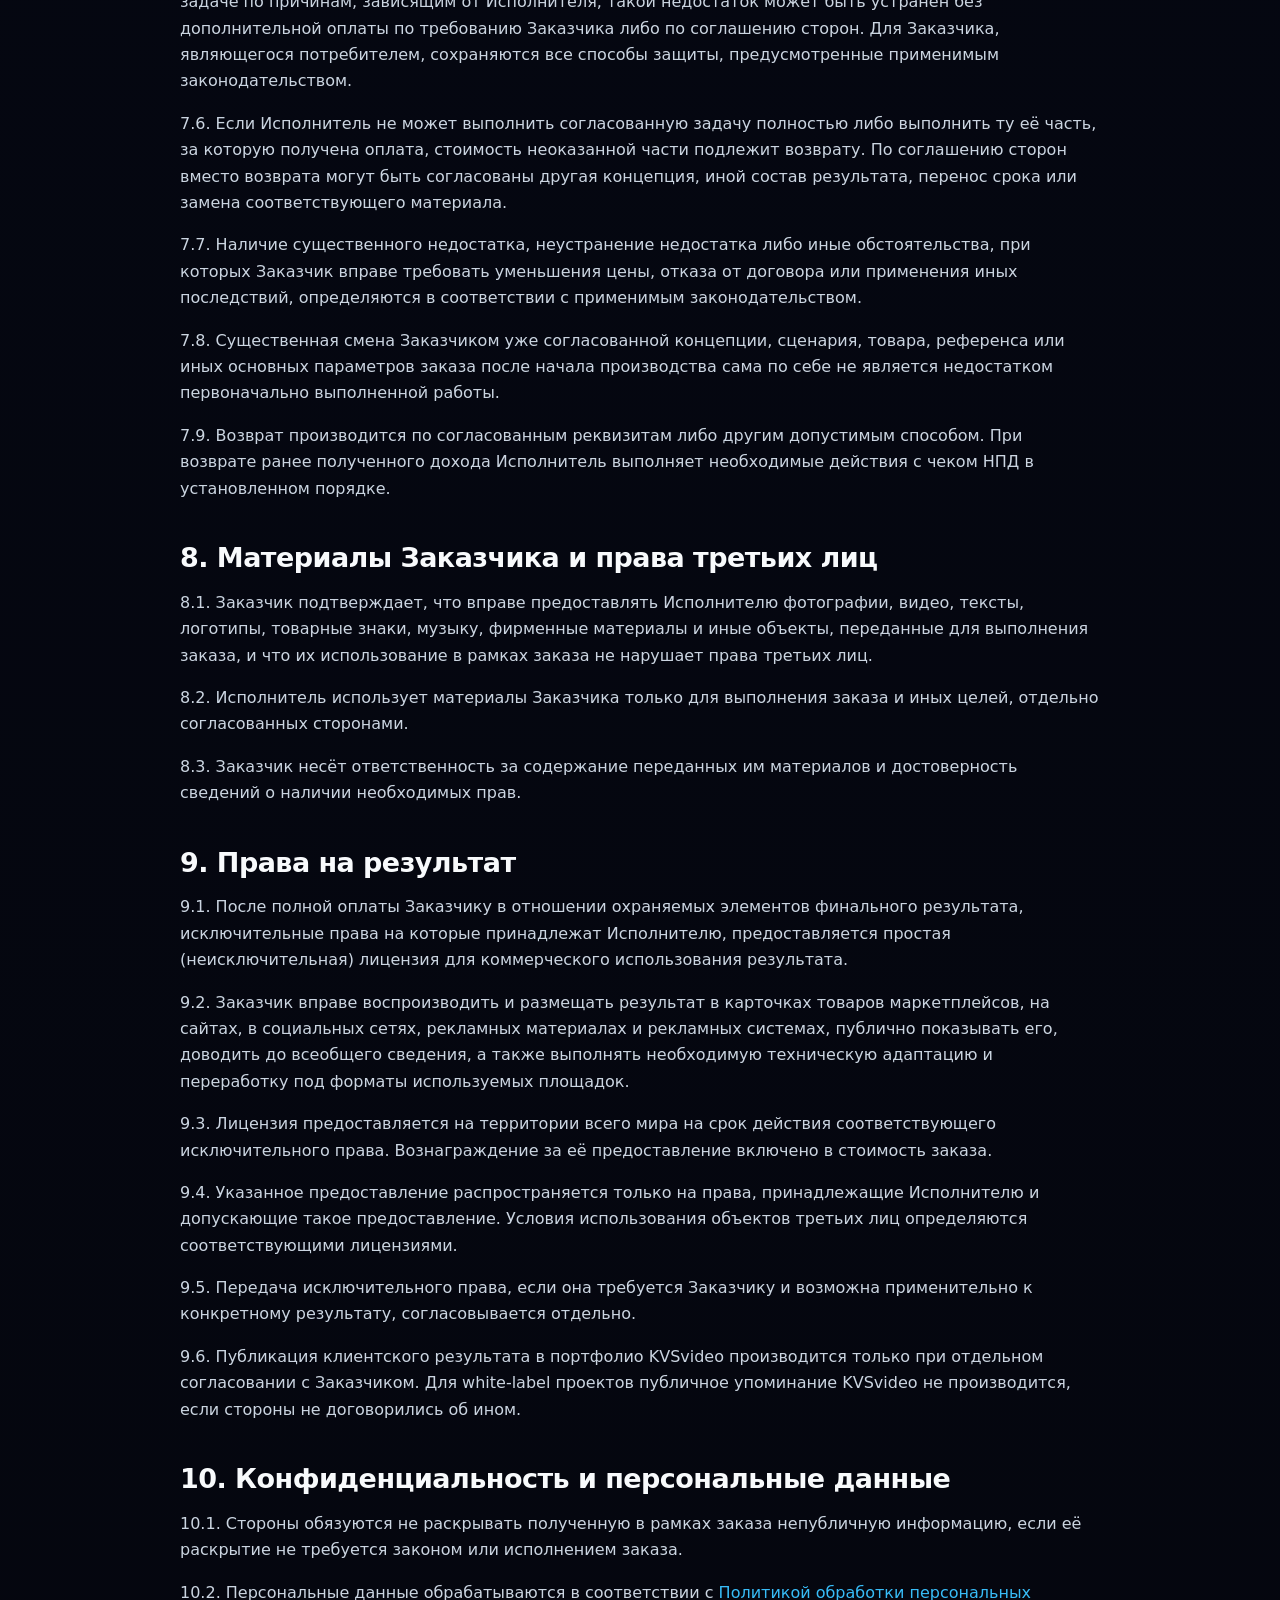
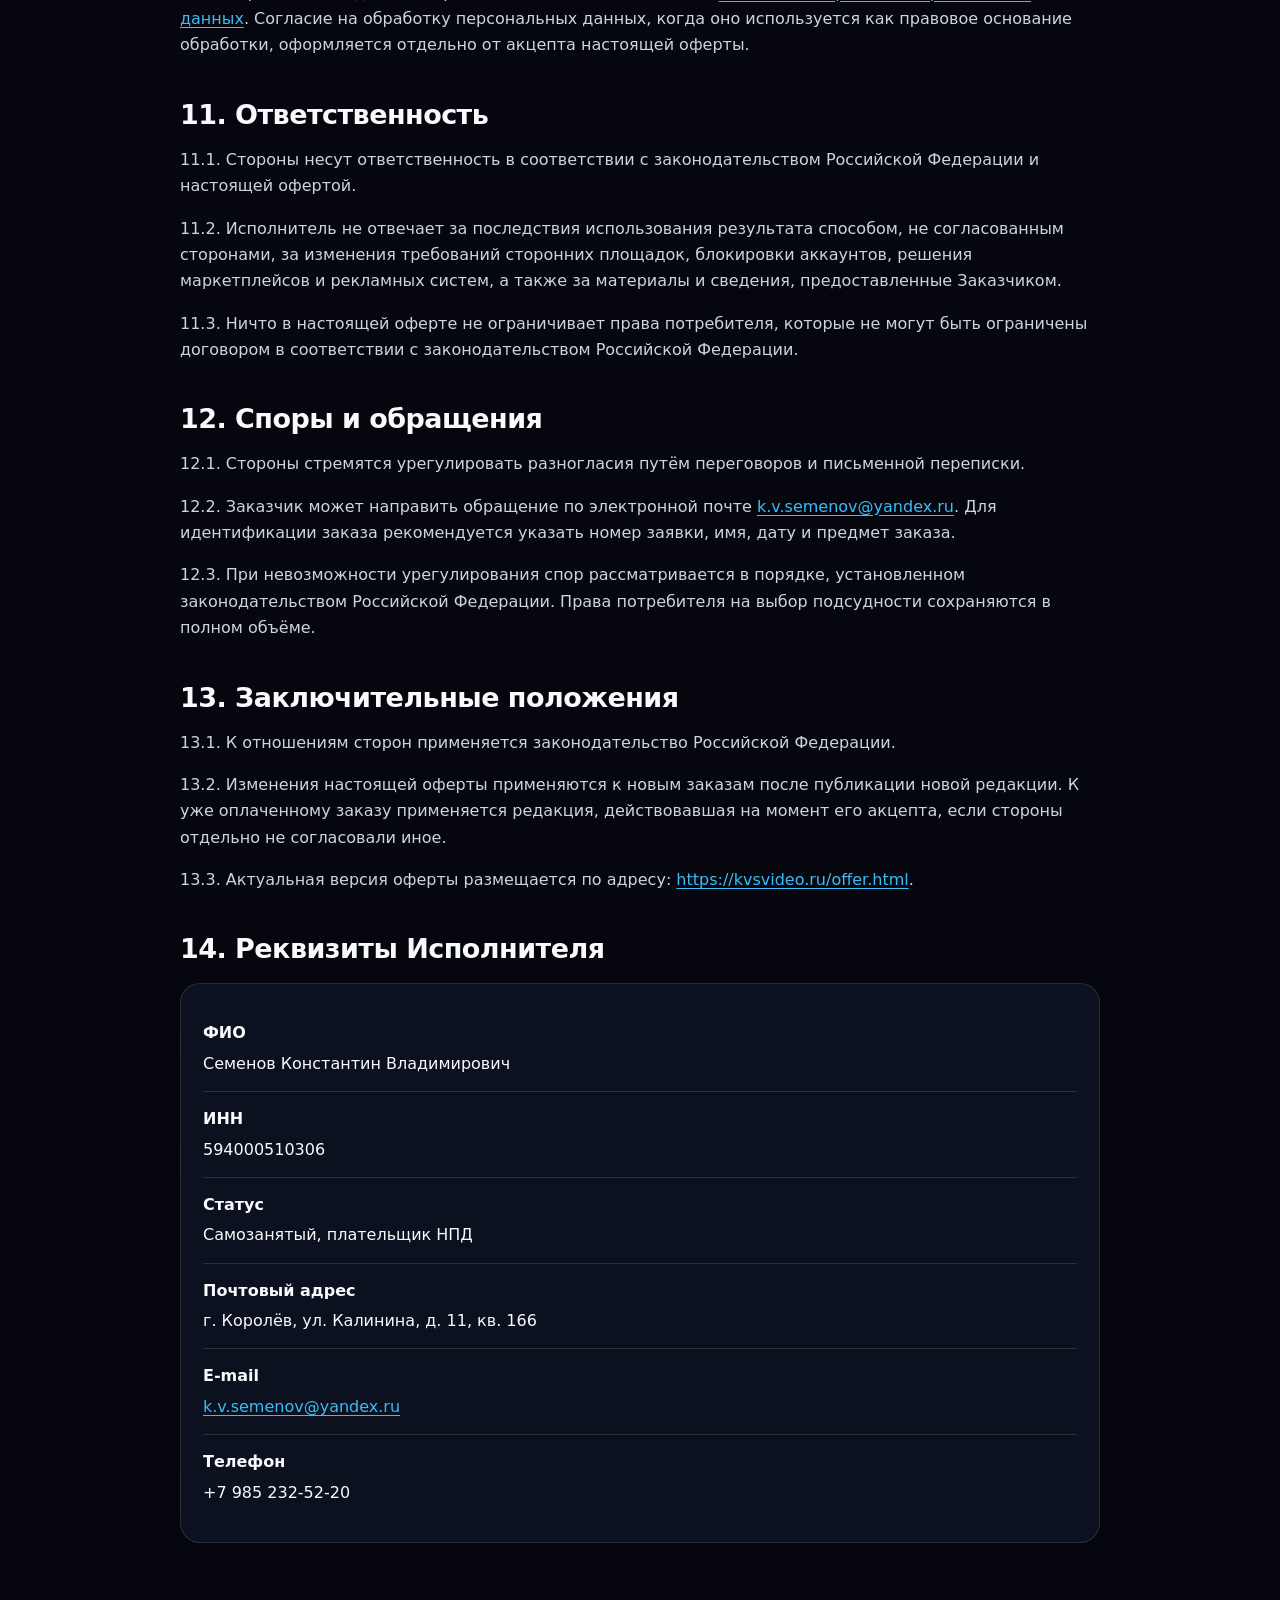
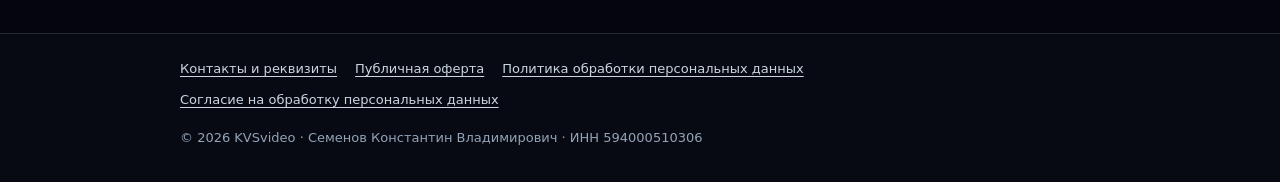
<file: offer.html>
<!doctype html>
<html lang="ru">
<head>
  <meta charset="utf-8">
  <meta name="viewport" content="width=device-width, initial-scale=1">
  <title>Публичная оферта — KVSvideo</title>
  <meta name="description" content="Публичная оферта на оказание услуг KVSvideo.">
  <meta name="robots" content="noindex, follow">
  <meta name="theme-color" content="#050711">
  <link rel="icon" href="assets/logo/favicon_dark.ico">
  <link rel="stylesheet" href="legal.css">
</head>
<body>
<header><div class="wrap head"><a class="brand" href="/" aria-label="KVSvideo — на главную"><img src="assets/logo/logo_header_site_premium_gold.webp" alt="KVSvideo"></a><a class="back" href="/">← На главную</a></div></header>
<main class="wrap">
  <div class="eyebrow">Условия оказания услуг</div>
  <h1>Публичная оферта</h1>
  <p class="lead">Настоящий документ определяет условия оказания услуг по созданию видеоматериалов и визуального контента под брендом KVSvideo.</p>
  <div class="meta">Редакция от 17 августа 2026 года · Перед оплатой заказчику рекомендуется сохранить эту редакцию оферты.</div>

<h2>1. Общие положения</h2>
<p>1.1. Настоящий документ является публичной офертой Семенова Константина Владимировича, ИНН 594000510306, физического лица, применяющего специальный налоговый режим «Налог на профессиональный доход» (далее — «Исполнитель»), и содержит условия заключения договора возмездного оказания услуг.</p>
<p>1.2. Заказчиком может быть физическое лицо, индивидуальный предприниматель или юридическое лицо, оформившее заказ и принявшее условия настоящей оферты.</p>
<p>1.3. Акцептом оферты является оплата заказа полностью или частично в соответствии с условиями конкретного заказа. Для индивидуального проекта существенные параметры заказа могут дополнительно фиксироваться в переписке, счёте, брифе или коммерческом предложении.</p>
<p>1.4. Условия конкретного заказа, прямо согласованные сторонами в переписке, брифе, счёте или коммерческом предложении, имеют приоритет в части предмета, цены, сроков, состава результата и количества правок.</p>

<h2>2. Предмет договора</h2>
<p>2.1. Исполнитель обязуется по заданию Заказчика создать и передать цифровые материалы, а Заказчик обязуется принять и оплатить услуги. В зависимости от заказа результатом могут быть короткие видеоролики, монтаж, визуальные сцены, статичные изображения, обложки, версии под разные форматы, серии материалов для нескольких товаров или иные согласованные цифровые материалы.</p>
<p>2.2. Состав услуги, длительность, формат, количество материалов, цена, сроки и объём правок указываются на соответствующей странице сайта либо согласуются индивидуально до начала работы.</p>
<p>2.3. Услуга не является обещанием конкретного экономического результата. Исполнитель не гарантирует рост продаж, конверсии, охватов, позиции карточки товара, прохождение модерации конкретной площадки или достижение иных показателей, зависящих от третьих лиц и обстоятельств вне контроля Исполнителя.</p>

<h2>3. Оформление заказа</h2>
<p>3.1. Для начала работы Заказчик предоставляет материалы и сведения, необходимые для выполнения задачи: фотографии, видео, ссылки, описание товара или услуги, желаемый формат, референсы, фирменные материалы и иные сведения по запросу Исполнителя.</p>
<p>3.2. Типовой заказ может быть собран в интерфейсе checkout на сайте. Сформированный на сайте номер является идентификатором заявки и не является банковским идентификатором платежа.</p>
<p>3.3. Для опций и задач, которые зависят от качества исходников, технической реализуемости или наличия свободного производственного окна, Исполнитель вправе потребовать предварительное подтверждение до оплаты.</p>
<p>3.4. Срок исполнения начинает исчисляться после получения необходимых исходных материалов, согласования задачи и подтверждения поступления предусмотренного заказом платежа.</p>
<p>3.5. Если Заказчик задерживает предоставление материалов, ответов или согласований, срок исполнения приостанавливается на соответствующий период.</p>
<p>3.6. Существенное изменение товара, сценария, референса, визуальной концепции, формата или состава результата после начала работ может считаться новой задачей и потребовать пересчёта стоимости и срока.</p>

<h2>4. Стоимость и порядок оплаты</h2>
<p>4.1. Стоимость типовых услуг и дополнительных опций указывается на сайте. Нестандартные задачи рассчитываются индивидуально и согласуются до начала работ.</p>
<p>4.2. Для типовых заказов физических лиц оплата может приниматься безналичным переводом через Систему быстрых платежей по QR-коду или платёжной ссылке банка. Если сумма не подставляется банком автоматически, Заказчик самостоятельно вводит точную сумму, указанную в checkout.</p>
<p>4.3. Инфографика и рекламный визуал в типовой конфигурации оплачиваются одним платежом до начала работы, если стороны не согласовали иное.</p>
<p>4.4. Product Loop, Marketplace Video и комплект для карточки товара в типовой конфигурации оплачиваются двумя этапами: 50% стоимости согласованного заказа до начала производства и 50% после согласования защищённого превью, до передачи финальных файлов. Для заказа с нечётной суммой распределение частей может отличаться на 1 рубль.</p>
<p>4.5. Для индивидуальных предпринимателей и юридических лиц порядок оплаты может предусматривать банковский перевод по счёту. Состав этапов и суммы фиксируются в счёте, переписке или ином согласовании.</p>
<p>4.6. Отметка Заказчика «платёж отправлен» и скриншот перевода сами по себе не подтверждают исполнение обязанности по оплате. Платёж считается полученным после фактического подтверждения поступления денежных средств Исполнителем по данным банка.</p>
<p>4.7. После фактического получения денежных средств Исполнитель формирует чек в соответствии с применимыми правилами специального налогового режима «Налог на профессиональный доход». Для заказчика — организации или ИП в чеке указывается ИНН заказчика в случаях, когда это предусмотрено правилами НПД.</p>

<h2>5. Выполнение, превью и правки</h2>
<p>5.1. До начала производства стороны фиксируют существенные параметры заказа: товар, вид результата, формат, длительность при наличии, основные тексты и сообщения, визуальное направление или референсы, а также иные требования, влияющие на результат.</p>
<p>5.2. Для задач, в которых это целесообразно, Исполнитель вправе до основного производства направить Заказчику описание концепции, ключевой кадр, тестовый визуал или иной промежуточный материал. Подтверждение Заказчиком такого материала в переписке фиксирует выбранное направление дальнейшей работы.</p>
<p>5.3. Заказчик до начала производства сообщает Исполнителю критичные признаки товара, которые должны быть сохранены без существенных изменений: форму и пропорции упаковки, цвет, логотип, надписи, количество элементов, расположение этикеток, фурнитуру и иные значимые особенности. Если определённый признак имеет принципиальное значение, Заказчику рекомендуется прямо указать это при согласовании задачи.</p>
<p>5.4. При использовании генеративных технологий возможны небольшие вариации второстепенных элементов, фактур, отражений, фона, окружения и иных деталей, не отнесённых сторонами к критичным признакам товара. Такие вариации сами по себе не считаются недостатком при соответствии материала согласованной задаче.</p>
<p>5.5. Техническим недостатком считается объективное несоответствие результата согласованной задаче по причинам, зависящим от Исполнителя, в том числе существенное искажение согласованного критичного признака товара, ошибка в согласованном тексте, технический дефект изображения, монтажа или файла.</p>
<p>5.6. Технические недостатки устраняются Исполнителем без дополнительной оплаты и не расходуют предусмотренный услугой раунд обычных правок.</p>
<p>5.7. Правкой считается изменение результата в пределах уже согласованной задачи и концепции: корректировка композиции, монтажа, ритма, кадрирования, текста, отдельных визуальных деталей, цвета, отдельных фрагментов либо иное сопоставимое изменение.</p>
<p>5.8. Один раунд правок представляет собой один консолидированный перечень замечаний Заказчика, направленный после просмотра соответствующей версии результата. Количество включённых раундов определяется описанием услуги или индивидуальными условиями заказа.</p>
<p>5.9. Полная либо существенная смена уже согласованной концепции, товара, сценария, референса, исходных материалов, формата или состава результата не относится к обычной правке и может рассматриваться как новая или дополнительная задача с отдельным согласованием стоимости и срока.</p>
<p>5.10. Дополнительные раунды правок сверх включённого объёма выполняются только после предварительного согласования Заказчиком их стоимости и необходимости.</p>

<h2>6. Приёмка и передача результата</h2>
<p>6.1. Для согласования Исполнитель вправе предоставлять защищённое превью, материал уменьшенного разрешения, материал с водяным знаком или иную версию, пригодную для оценки содержания и качества результата.</p>
<p>6.2. После получения превью Заказчик сообщает об утверждении результата либо направляет единым сообщением консолидированный перечень правок в пределах согласованной задачи.</p>
<p>6.3. Если Заказчик не предоставляет обратную связь в течение 5 календарных дней после получения запроса на согласование, выполнение заказа приостанавливается. После получения ответа Исполнитель возобновляет работу с учётом актуальной производственной загрузки; первоначальный срок завершения заказа при необходимости корректируется. Молчание Заказчика само по себе не считается автоматической приёмкой результата.</p>
<p>6.4. Подтверждение Заказчиком в переписке защищённого превью означает согласование соответствующей версии результата в части, доступной для проверки по превью.</p>
<p>6.5. Для заказов с двухэтапной оплатой после согласования защищённого превью Заказчик вносит предусмотренную заказом вторую часть оплаты. Финальные файлы без защиты передаются после полной оплаты.</p>
<p>6.6. Передача финального результата осуществляется через согласованный канал связи: мессенджер, электронную почту, ссылку на скачивание или иным электронным способом.</p>
<p>6.7. Согласование превью не лишает Заказчика предусмотренных законом прав в отношении недостатков результата, которые объективно не могли быть выявлены при просмотре соответствующего превью.</p>

<h2>7. Отказ от услуги и возвраты</h2>
<p>7.1. Заказчик вправе отказаться от исполнения договора в порядке и случаях, предусмотренных законодательством Российской Федерации.</p>
<p>7.2. Если Заказчик отказался от заказа до начала выполнения работ и Исполнитель не понёс связанных с конкретным заказом расходов, полученная оплата возвращается полностью.</p>
<p>7.3. Если отказ происходит после начала выполнения заказа, размер подлежащей возврату суммы определяется с учётом фактической стадии исполнения, совершённых к моменту отказа действий и связанных с конкретным заказом расходов в пределах, допускаемых применимым законодательством. По запросу Заказчика Исполнитель предоставляет информацию, позволяющую понять произведённый расчёт.</p>
<p>7.4. Субъективное изменение визуальных предпочтений Заказчика само по себе не означает наличие недостатка результата, если материал соответствует согласованной задаче, исходным материалам, зафиксированной концепции и критичным признакам товара. Для корректировки такого результата используются предусмотренные заказом раунды правок.</p>
<p>7.5. Если результат имеет технический недостаток или объективно не соответствует согласованной задаче по причинам, зависящим от Исполнителя, такой недостаток может быть устранён без дополнительной оплаты по требованию Заказчика либо по соглашению сторон. Для Заказчика, являющегося потребителем, сохраняются все способы защиты, предусмотренные применимым законодательством.</p>
<p>7.6. Если Исполнитель не может выполнить согласованную задачу полностью либо выполнить ту её часть, за которую получена оплата, стоимость неоказанной части подлежит возврату. По соглашению сторон вместо возврата могут быть согласованы другая концепция, иной состав результата, перенос срока или замена соответствующего материала.</p>
<p>7.7. Наличие существенного недостатка, неустранение недостатка либо иные обстоятельства, при которых Заказчик вправе требовать уменьшения цены, отказа от договора или применения иных последствий, определяются в соответствии с применимым законодательством.</p>
<p>7.8. Существенная смена Заказчиком уже согласованной концепции, сценария, товара, референса или иных основных параметров заказа после начала производства сама по себе не является недостатком первоначально выполненной работы.</p>
<p>7.9. Возврат производится по согласованным реквизитам либо другим допустимым способом. При возврате ранее полученного дохода Исполнитель выполняет необходимые действия с чеком НПД в установленном порядке.</p>

<h2>8. Материалы Заказчика и права третьих лиц</h2>
<p>8.1. Заказчик подтверждает, что вправе предоставлять Исполнителю фотографии, видео, тексты, логотипы, товарные знаки, музыку, фирменные материалы и иные объекты, переданные для выполнения заказа, и что их использование в рамках заказа не нарушает права третьих лиц.</p>
<p>8.2. Исполнитель использует материалы Заказчика только для выполнения заказа и иных целей, отдельно согласованных сторонами.</p>
<p>8.3. Заказчик несёт ответственность за содержание переданных им материалов и достоверность сведений о наличии необходимых прав.</p>

<h2>9. Права на результат</h2>
<p>9.1. После полной оплаты Заказчику в отношении охраняемых элементов финального результата, исключительные права на которые принадлежат Исполнителю, предоставляется простая (неисключительная) лицензия для коммерческого использования результата.</p>
<p>9.2. Заказчик вправе воспроизводить и размещать результат в карточках товаров маркетплейсов, на сайтах, в социальных сетях, рекламных материалах и рекламных системах, публично показывать его, доводить до всеобщего сведения, а также выполнять необходимую техническую адаптацию и переработку под форматы используемых площадок.</p>
<p>9.3. Лицензия предоставляется на территории всего мира на срок действия соответствующего исключительного права. Вознаграждение за её предоставление включено в стоимость заказа.</p>
<p>9.4. Указанное предоставление распространяется только на права, принадлежащие Исполнителю и допускающие такое предоставление. Условия использования объектов третьих лиц определяются соответствующими лицензиями.</p>
<p>9.5. Передача исключительного права, если она требуется Заказчику и возможна применительно к конкретному результату, согласовывается отдельно.</p>
<p>9.6. Публикация клиентского результата в портфолио KVSvideo производится только при отдельном согласовании с Заказчиком. Для white-label проектов публичное упоминание KVSvideo не производится, если стороны не договорились об ином.</p>

<h2>10. Конфиденциальность и персональные данные</h2>
<p>10.1. Стороны обязуются не раскрывать полученную в рамках заказа непубличную информацию, если её раскрытие не требуется законом или исполнением заказа.</p>
<p>10.2. Персональные данные обрабатываются в соответствии с <a href="privacy.html">Политикой обработки персональных данных</a>. Согласие на обработку персональных данных, когда оно используется как правовое основание обработки, оформляется отдельно от акцепта настоящей оферты.</p>

<h2>11. Ответственность</h2>
<p>11.1. Стороны несут ответственность в соответствии с законодательством Российской Федерации и настоящей офертой.</p>
<p>11.2. Исполнитель не отвечает за последствия использования результата способом, не согласованным сторонами, за изменения требований сторонних площадок, блокировки аккаунтов, решения маркетплейсов и рекламных систем, а также за материалы и сведения, предоставленные Заказчиком.</p>
<p>11.3. Ничто в настоящей оферте не ограничивает права потребителя, которые не могут быть ограничены договором в соответствии с законодательством Российской Федерации.</p>

<h2>12. Споры и обращения</h2>
<p>12.1. Стороны стремятся урегулировать разногласия путём переговоров и письменной переписки.</p>
<p>12.2. Заказчик может направить обращение по электронной почте <a href="mailto:k.v.semenov@yandex.ru">k.v.semenov@yandex.ru</a>. Для идентификации заказа рекомендуется указать номер заявки, имя, дату и предмет заказа.</p>
<p>12.3. При невозможности урегулирования спор рассматривается в порядке, установленном законодательством Российской Федерации. Права потребителя на выбор подсудности сохраняются в полном объёме.</p>

<h2>13. Заключительные положения</h2>
<p>13.1. К отношениям сторон применяется законодательство Российской Федерации.</p>
<p>13.2. Изменения настоящей оферты применяются к новым заказам после публикации новой редакции. К уже оплаченному заказу применяется редакция, действовавшая на момент его акцепта, если стороны отдельно не согласовали иное.</p>
<p>13.3. Актуальная версия оферты размещается по адресу: <a href="https://kvsvideo.ru/offer.html">https://kvsvideo.ru/offer.html</a>.</p>

<h2>14. Реквизиты Исполнителя</h2>
<div class="card"><div class="kv"><strong>ФИО</strong>Семенов Константин Владимирович</div><div class="kv"><strong>ИНН</strong>594000510306</div><div class="kv"><strong>Статус</strong>Самозанятый, плательщик НПД</div><div class="kv"><strong>Почтовый адрес</strong>г. Королёв, ул. Калинина, д. 11, кв. 166</div><div class="kv"><strong>E-mail</strong><a href="mailto:k.v.semenov@yandex.ru">k.v.semenov@yandex.ru</a></div><div class="kv"><strong>Телефон</strong>+7 985 232-52-20</div></div>
</main>
<footer><div class="wrap foot"><a href="requisites.html">Контакты и реквизиты</a><a href="offer.html">Публичная оферта</a><a href="privacy.html">Политика обработки персональных данных</a><a href="consent.html">Согласие на обработку персональных данных</a><div class="copy">© 2026 KVSvideo · Семенов Константин Владимирович · ИНН 594000510306</div></div></footer>
</body>
</html>
</file>
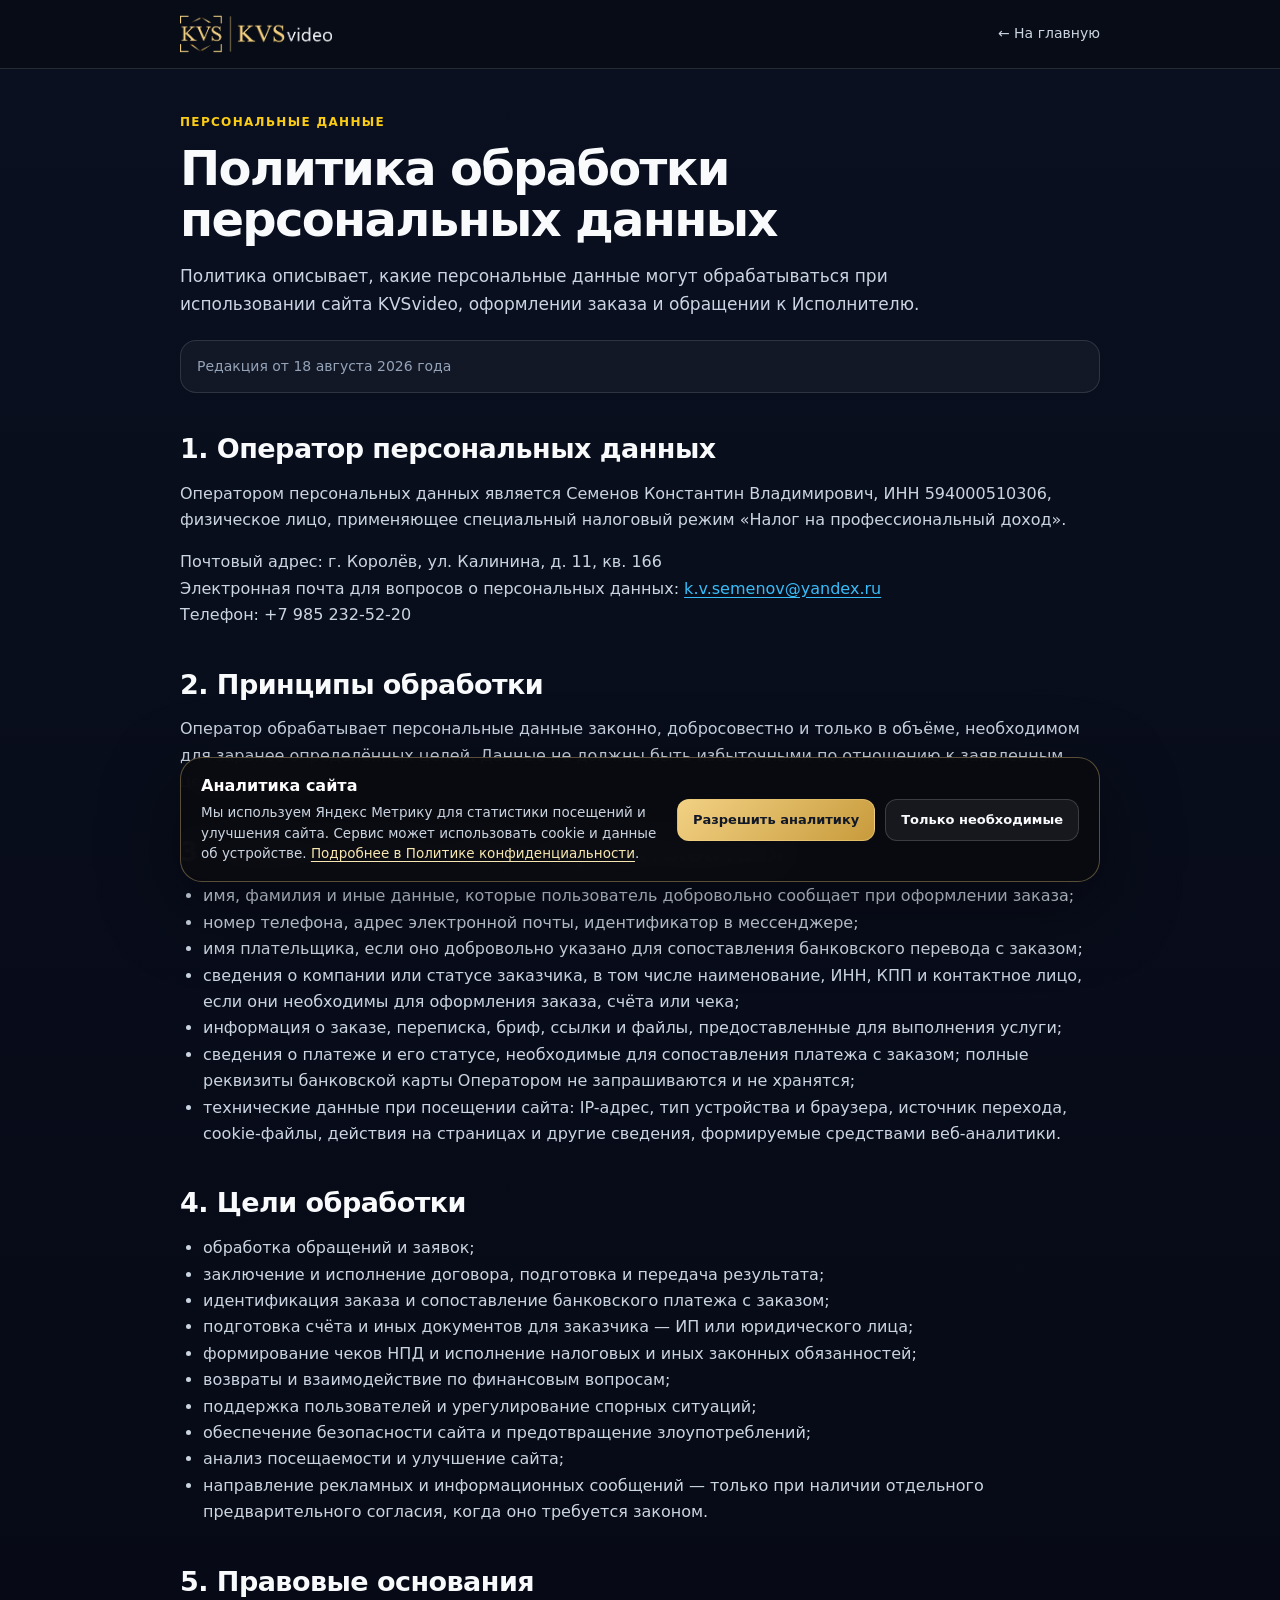
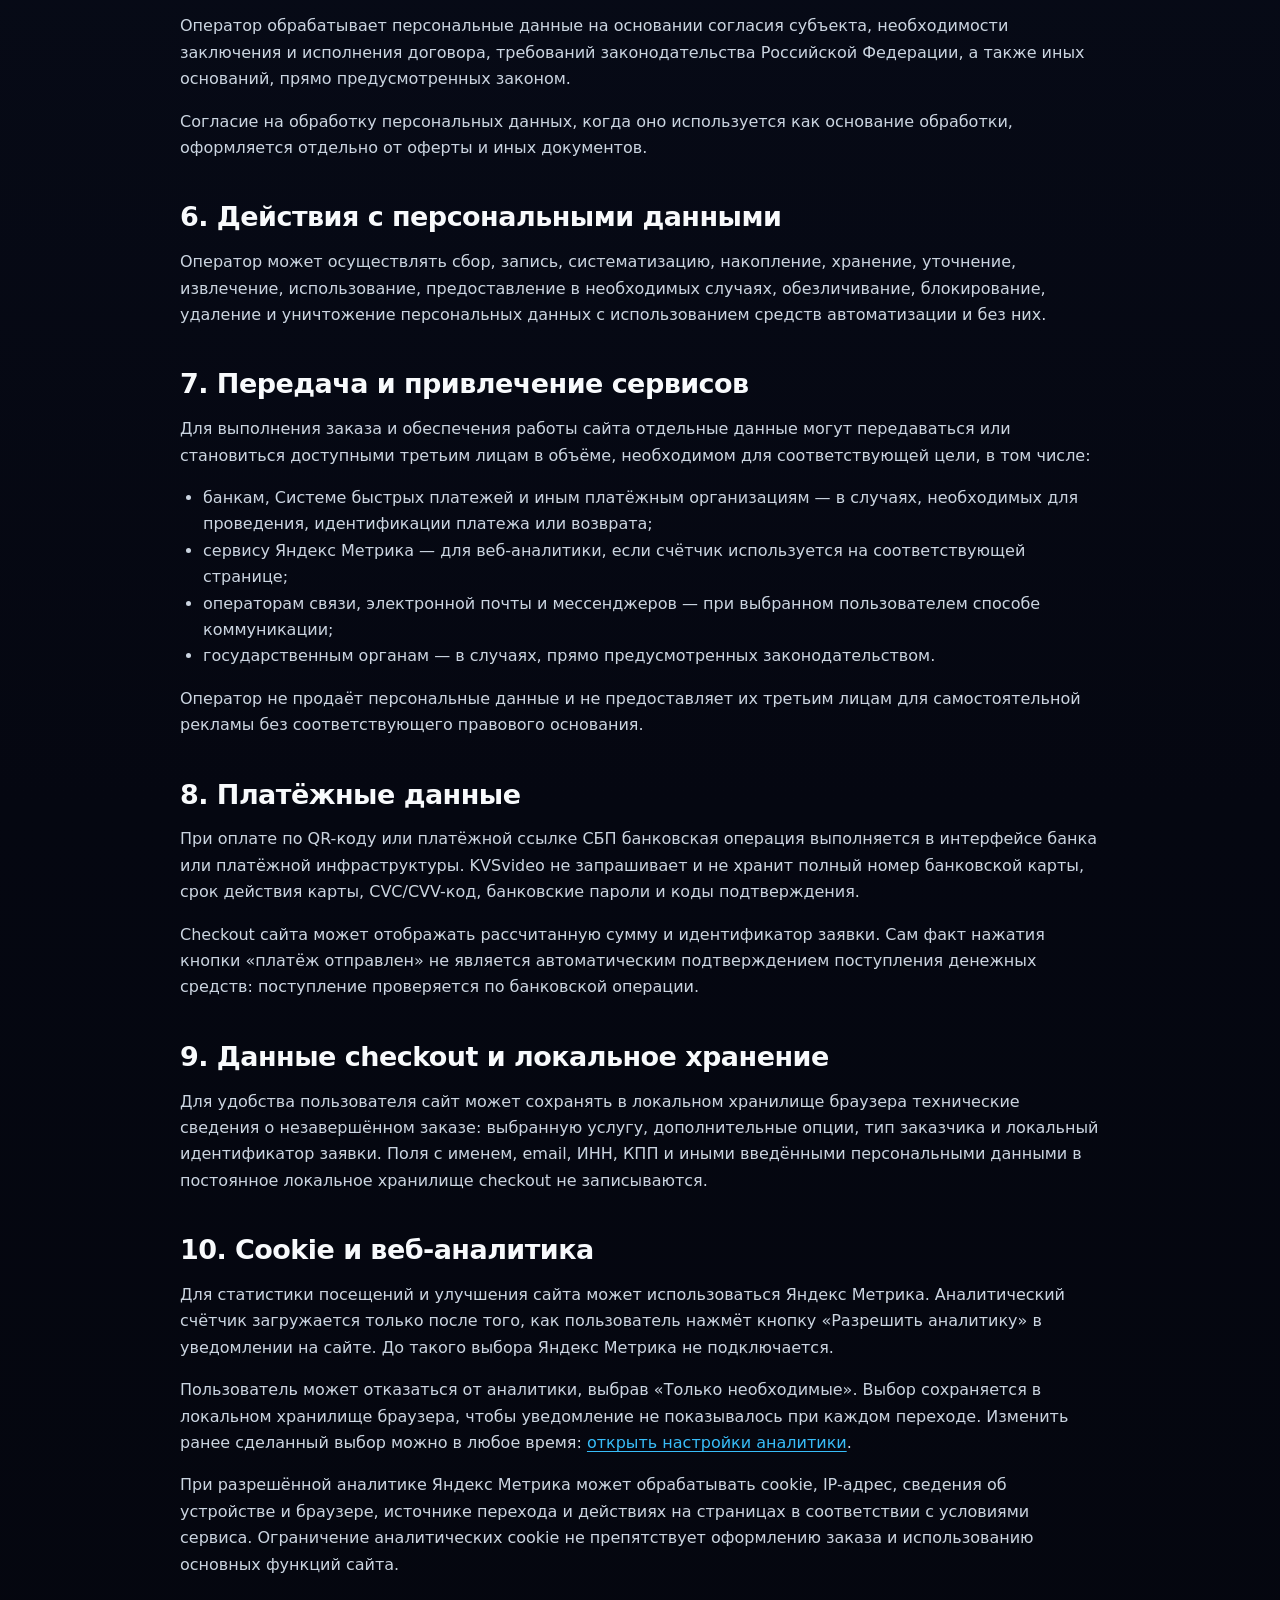
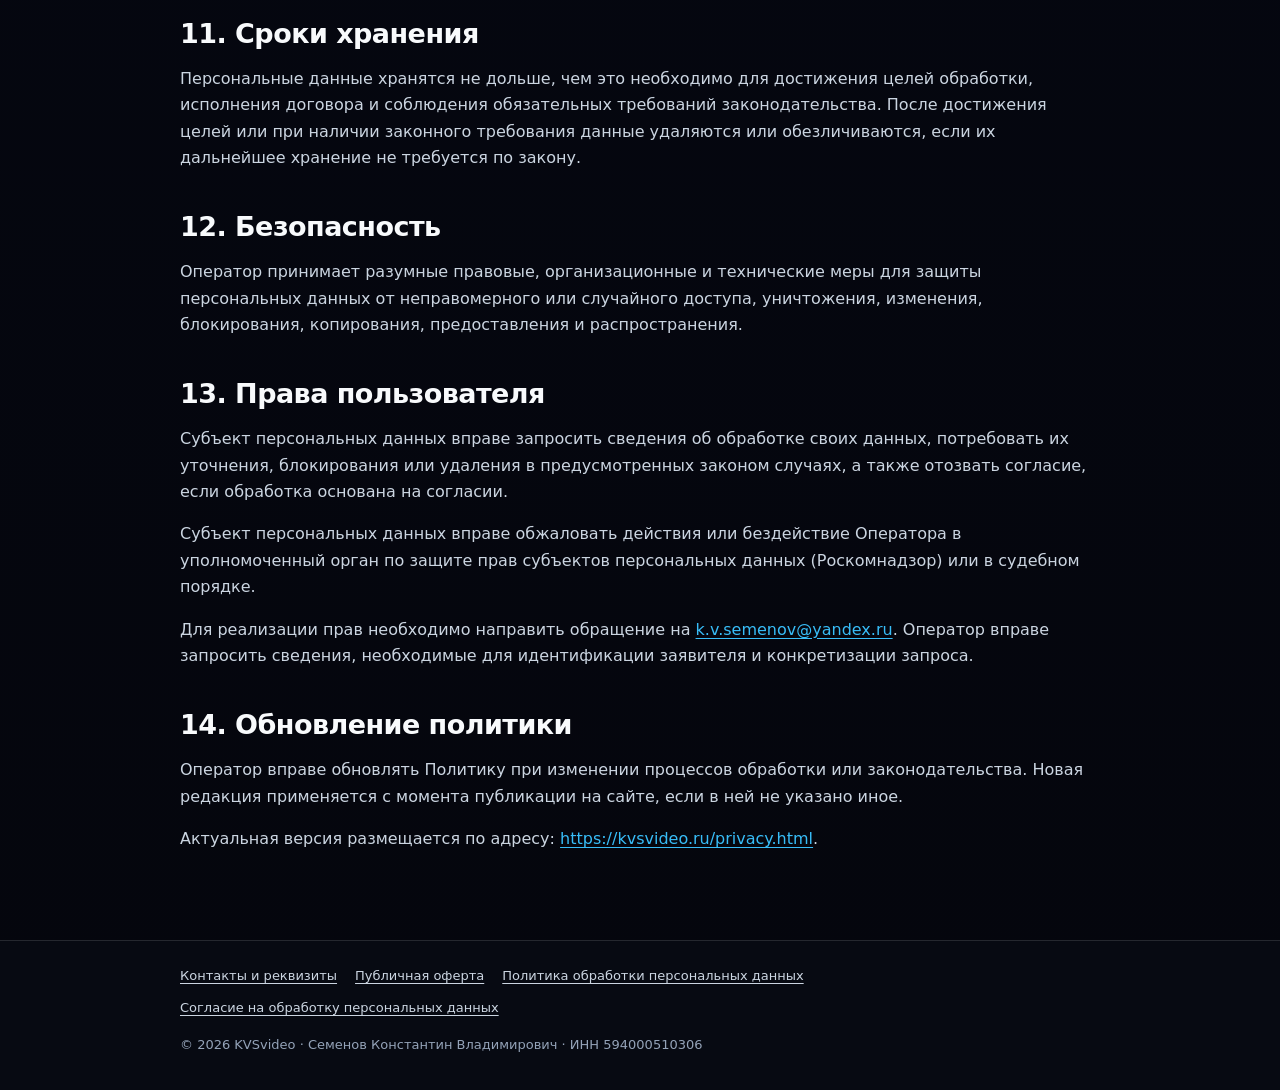
<file: privacy.html>
<!doctype html>
<html lang="ru">
<head>
  <meta charset="utf-8">
  <meta name="viewport" content="width=device-width, initial-scale=1">
  <title>Политика обработки персональных данных — KVSvideo</title>
  <meta name="description" content="Политика обработки персональных данных KVSvideo.">
  <meta name="robots" content="noindex, follow">
  <meta name="theme-color" content="#050711">
  <link rel="icon" href="assets/logo/favicon_dark.ico">
  <link rel="stylesheet" href="legal.css">
  <link rel="stylesheet" href="analytics-consent.css">
  <script src="analytics-consent.js" defer></script>
</head>
<body>
<header><div class="wrap head"><a class="brand" href="/" aria-label="KVSvideo — на главную"><img src="assets/logo/logo_header_site_premium_gold.webp" alt="KVSvideo"></a><a class="back" href="/">← На главную</a></div></header>
<main class="wrap">
  <div class="eyebrow">Персональные данные</div>
  <h1>Политика обработки персональных данных</h1>
  <p class="lead">Политика описывает, какие персональные данные могут обрабатываться при использовании сайта KVSvideo, оформлении заказа и обращении к Исполнителю.</p>
  <div class="meta">Редакция от 18 августа 2026 года</div>

<h2>1. Оператор персональных данных</h2>
<p>Оператором персональных данных является Семенов Константин Владимирович, ИНН 594000510306, физическое лицо, применяющее специальный налоговый режим «Налог на профессиональный доход».</p>
<p>Почтовый адрес: г. Королёв, ул. Калинина, д. 11, кв. 166<br>Электронная почта для вопросов о персональных данных: <a href="mailto:k.v.semenov@yandex.ru">k.v.semenov@yandex.ru</a><br>Телефон: +7 985 232-52-20</p>

<h2>2. Принципы обработки</h2>
<p>Оператор обрабатывает персональные данные законно, добросовестно и только в объёме, необходимом для заранее определённых целей. Данные не должны быть избыточными по отношению к заявленным целям обработки.</p>

<h2>3. Какие данные могут обрабатываться</h2>
<ul><li>имя, фамилия и иные данные, которые пользователь добровольно сообщает при оформлении заказа;</li><li>номер телефона, адрес электронной почты, идентификатор в мессенджере;</li><li>имя плательщика, если оно добровольно указано для сопоставления банковского перевода с заказом;</li><li>сведения о компании или статусе заказчика, в том числе наименование, ИНН, КПП и контактное лицо, если они необходимы для оформления заказа, счёта или чека;</li><li>информация о заказе, переписка, бриф, ссылки и файлы, предоставленные для выполнения услуги;</li><li>сведения о платеже и его статусе, необходимые для сопоставления платежа с заказом; полные реквизиты банковской карты Оператором не запрашиваются и не хранятся;</li><li>технические данные при посещении сайта: IP-адрес, тип устройства и браузера, источник перехода, cookie-файлы, действия на страницах и другие сведения, формируемые средствами веб-аналитики.</li></ul>

<h2>4. Цели обработки</h2>
<ul><li>обработка обращений и заявок;</li><li>заключение и исполнение договора, подготовка и передача результата;</li><li>идентификация заказа и сопоставление банковского платежа с заказом;</li><li>подготовка счёта и иных документов для заказчика — ИП или юридического лица;</li><li>формирование чеков НПД и исполнение налоговых и иных законных обязанностей;</li><li>возвраты и взаимодействие по финансовым вопросам;</li><li>поддержка пользователей и урегулирование спорных ситуаций;</li><li>обеспечение безопасности сайта и предотвращение злоупотреблений;</li><li>анализ посещаемости и улучшение сайта;</li><li>направление рекламных и информационных сообщений — только при наличии отдельного предварительного согласия, когда оно требуется законом.</li></ul>

<h2>5. Правовые основания</h2>
<p>Оператор обрабатывает персональные данные на основании согласия субъекта, необходимости заключения и исполнения договора, требований законодательства Российской Федерации, а также иных оснований, прямо предусмотренных законом.</p>
<p>Согласие на обработку персональных данных, когда оно используется как основание обработки, оформляется отдельно от оферты и иных документов.</p>

<h2>6. Действия с персональными данными</h2>
<p>Оператор может осуществлять сбор, запись, систематизацию, накопление, хранение, уточнение, извлечение, использование, предоставление в необходимых случаях, обезличивание, блокирование, удаление и уничтожение персональных данных с использованием средств автоматизации и без них.</p>

<h2>7. Передача и привлечение сервисов</h2>
<p>Для выполнения заказа и обеспечения работы сайта отдельные данные могут передаваться или становиться доступными третьим лицам в объёме, необходимом для соответствующей цели, в том числе:</p>
<ul><li>банкам, Системе быстрых платежей и иным платёжным организациям — в случаях, необходимых для проведения, идентификации платежа или возврата;</li><li>сервису Яндекс Метрика — для веб-аналитики, если счётчик используется на соответствующей странице;</li><li>операторам связи, электронной почты и мессенджеров — при выбранном пользователем способе коммуникации;</li><li>государственным органам — в случаях, прямо предусмотренных законодательством.</li></ul>
<p>Оператор не продаёт персональные данные и не предоставляет их третьим лицам для самостоятельной рекламы без соответствующего правового основания.</p>

<h2>8. Платёжные данные</h2>
<p>При оплате по QR-коду или платёжной ссылке СБП банковская операция выполняется в интерфейсе банка или платёжной инфраструктуры. KVSvideo не запрашивает и не хранит полный номер банковской карты, срок действия карты, CVC/CVV-код, банковские пароли и коды подтверждения.</p>
<p>Checkout сайта может отображать рассчитанную сумму и идентификатор заявки. Сам факт нажатия кнопки «платёж отправлен» не является автоматическим подтверждением поступления денежных средств: поступление проверяется по банковской операции.</p>

<h2>9. Данные checkout и локальное хранение</h2>
<p>Для удобства пользователя сайт может сохранять в локальном хранилище браузера технические сведения о незавершённом заказе: выбранную услугу, дополнительные опции, тип заказчика и локальный идентификатор заявки. Поля с именем, email, ИНН, КПП и иными введёнными персональными данными в постоянное локальное хранилище checkout не записываются.</p>

<h2>10. Cookie и веб-аналитика</h2>
<p>Для статистики посещений и улучшения сайта может использоваться Яндекс Метрика. Аналитический счётчик загружается только после того, как пользователь нажмёт кнопку «Разрешить аналитику» в уведомлении на сайте. До такого выбора Яндекс Метрика не подключается.</p>
<p>Пользователь может отказаться от аналитики, выбрав «Только необходимые». Выбор сохраняется в локальном хранилище браузера, чтобы уведомление не показывалось при каждом переходе. Изменить ранее сделанный выбор можно в любое время: <a href="#" data-analytics-settings>открыть настройки аналитики</a>.</p>
<p>При разрешённой аналитике Яндекс Метрика может обрабатывать cookie, IP-адрес, сведения об устройстве и браузере, источнике перехода и действиях на страницах в соответствии с условиями сервиса. Ограничение аналитических cookie не препятствует оформлению заказа и использованию основных функций сайта.</p>

<h2>11. Сроки хранения</h2>
<p>Персональные данные хранятся не дольше, чем это необходимо для достижения целей обработки, исполнения договора и соблюдения обязательных требований законодательства. После достижения целей или при наличии законного требования данные удаляются или обезличиваются, если их дальнейшее хранение не требуется по закону.</p>

<h2>12. Безопасность</h2>
<p>Оператор принимает разумные правовые, организационные и технические меры для защиты персональных данных от неправомерного или случайного доступа, уничтожения, изменения, блокирования, копирования, предоставления и распространения.</p>

<h2>13. Права пользователя</h2>
<p>Субъект персональных данных вправе запросить сведения об обработке своих данных, потребовать их уточнения, блокирования или удаления в предусмотренных законом случаях, а также отозвать согласие, если обработка основана на согласии.</p>
<p>Субъект персональных данных вправе обжаловать действия или бездействие Оператора в уполномоченный орган по защите прав субъектов персональных данных (Роскомнадзор) или в судебном порядке.</p>
<p>Для реализации прав необходимо направить обращение на <a href="mailto:k.v.semenov@yandex.ru">k.v.semenov@yandex.ru</a>. Оператор вправе запросить сведения, необходимые для идентификации заявителя и конкретизации запроса.</p>

<h2>14. Обновление политики</h2>
<p>Оператор вправе обновлять Политику при изменении процессов обработки или законодательства. Новая редакция применяется с момента публикации на сайте, если в ней не указано иное.</p>
<p>Актуальная версия размещается по адресу: <a href="https://kvsvideo.ru/privacy.html">https://kvsvideo.ru/privacy.html</a>.</p>
</main>
<footer><div class="wrap foot"><a href="requisites.html">Контакты и реквизиты</a><a href="offer.html">Публичная оферта</a><a href="privacy.html">Политика обработки персональных данных</a><a href="consent.html">Согласие на обработку персональных данных</a><div class="copy">© 2026 KVSvideo · Семенов Константин Владимирович · ИНН 594000510306</div></div></footer>
</body>
</html>
</file>
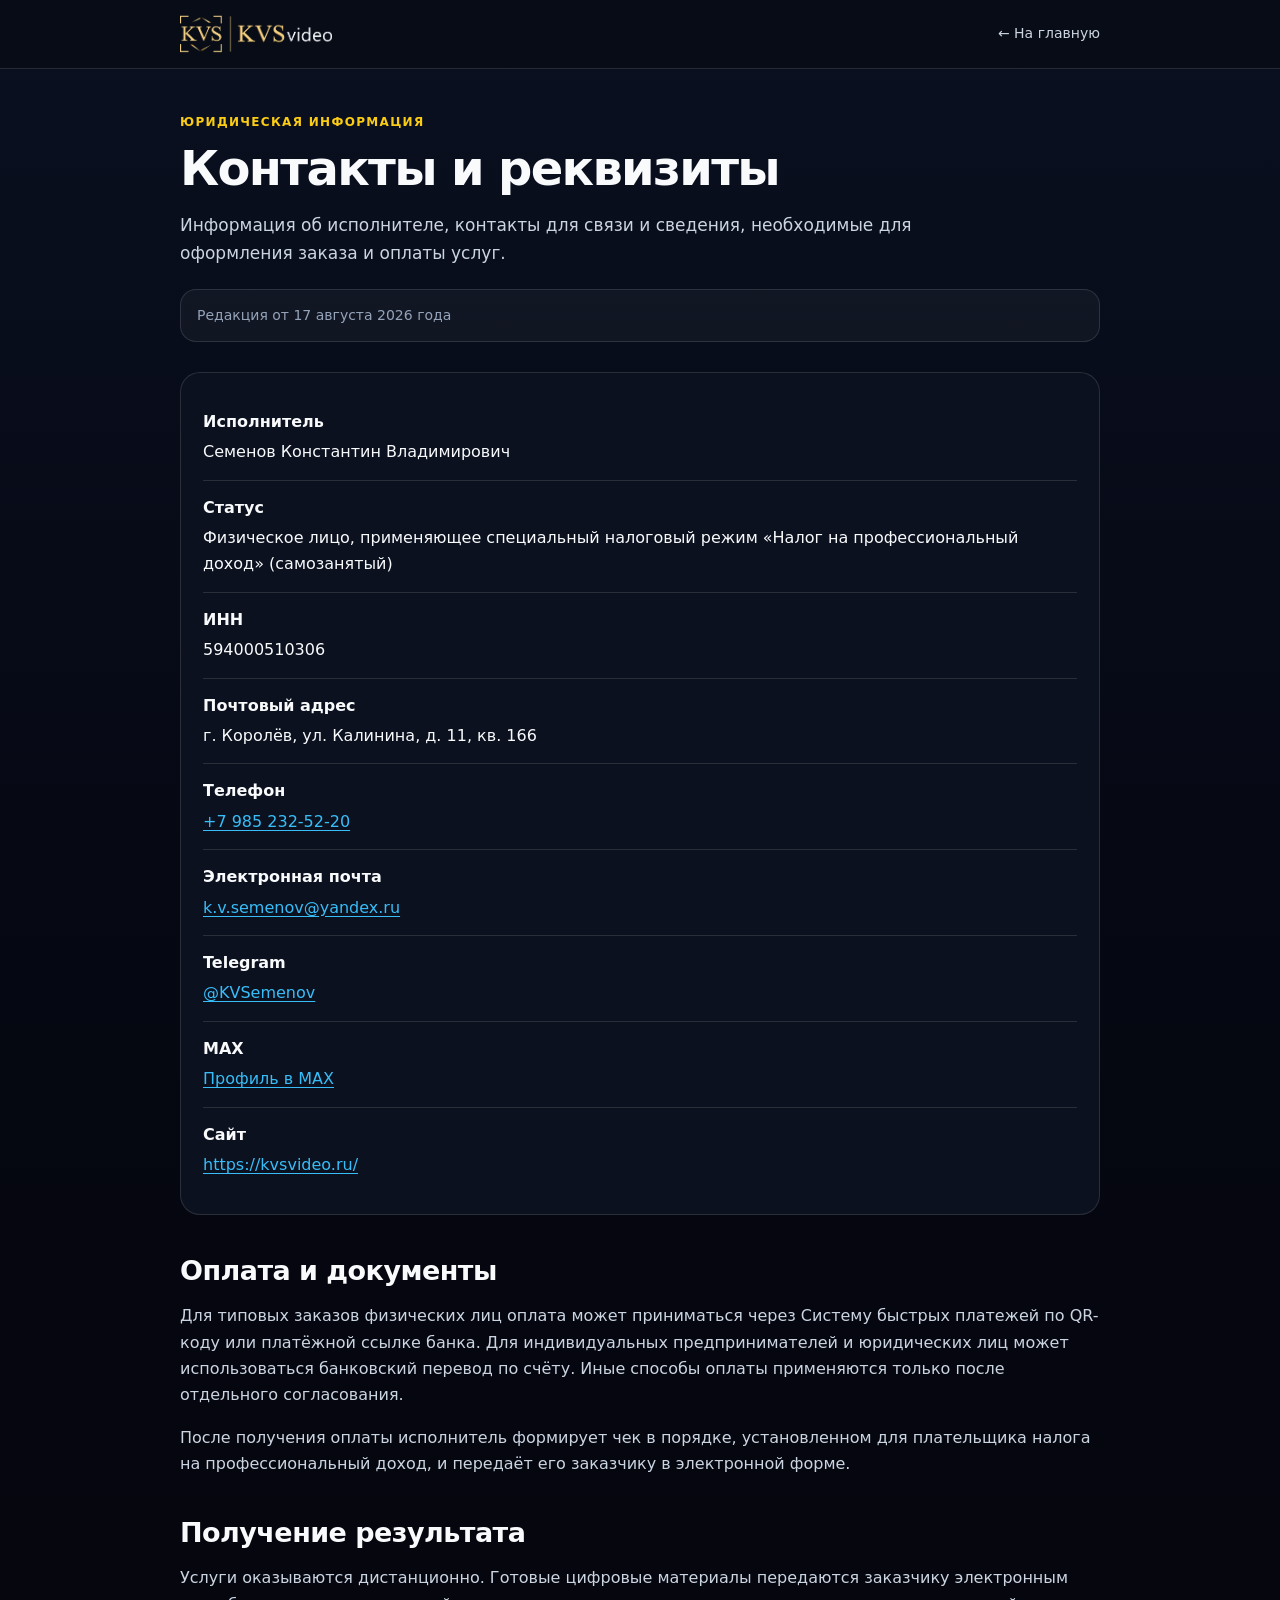
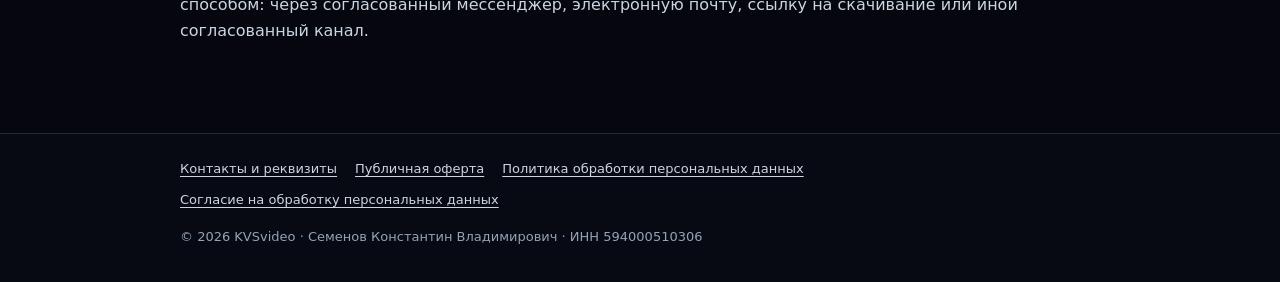
<file: requisites.html>
<!doctype html>
<html lang="ru">
<head>
  <meta charset="utf-8">
  <meta name="viewport" content="width=device-width, initial-scale=1">
  <title>Контакты и реквизиты — KVSvideo</title>
  <meta name="description" content="Контакты и реквизиты исполнителя KVSvideo.">
  <meta name="robots" content="noindex, follow">
  <meta name="theme-color" content="#050711">
  <link rel="icon" href="assets/logo/favicon_dark.ico">
  <link rel="stylesheet" href="legal.css">
</head>
<body>
<header><div class="wrap head">
  <a class="brand" href="/" aria-label="KVSvideo — на главную"><img src="assets/logo/logo_header_site_premium_gold.webp" alt="KVSvideo"></a>
  <a class="back" href="/">← На главную</a>
</div></header>
<main class="wrap">
  <div class="eyebrow">Юридическая информация</div>
  <h1>Контакты и реквизиты</h1>

<p class="lead">Информация об исполнителе, контакты для связи и сведения, необходимые для оформления заказа и оплаты услуг.</p>
<div class="meta">Редакция от 17 августа 2026 года</div>

<div class="card">
  <div class="kv"><strong>Исполнитель</strong>Семенов Константин Владимирович</div>
  <div class="kv"><strong>Статус</strong>Физическое лицо, применяющее специальный налоговый режим «Налог на профессиональный доход» (самозанятый)</div>
  <div class="kv"><strong>ИНН</strong>594000510306</div>
  <div class="kv"><strong>Почтовый адрес</strong>г. Королёв, ул. Калинина, д. 11, кв. 166</div>
  <div class="kv"><strong>Телефон</strong><a href="tel:+79852325220">+7 985 232-52-20</a></div>
  <div class="kv"><strong>Электронная почта</strong><a href="mailto:k.v.semenov@yandex.ru">k.v.semenov@yandex.ru</a></div>
  <div class="kv"><strong>Telegram</strong><a href="https://t.me/KVSemenov">@KVSemenov</a></div>
  <div class="kv"><strong>MAX</strong><a href="https://max.ru/u/f9LHodD0cOKuClAudA4jEpZrep-7nIAqAzFLSRJ-VVg5xAf6X7CzlSECuB4">Профиль в MAX</a></div>
  <div class="kv"><strong>Сайт</strong><a href="https://kvsvideo.ru/">https://kvsvideo.ru/</a></div>
</div>

<h2>Оплата и документы</h2>
<p>Для типовых заказов физических лиц оплата может приниматься через Систему быстрых платежей по QR-коду или платёжной ссылке банка. Для индивидуальных предпринимателей и юридических лиц может использоваться банковский перевод по счёту. Иные способы оплаты применяются только после отдельного согласования.</p>
<p>После получения оплаты исполнитель формирует чек в порядке, установленном для плательщика налога на профессиональный доход, и передаёт его заказчику в электронной форме.</p>

<h2>Получение результата</h2>
<p>Услуги оказываются дистанционно. Готовые цифровые материалы передаются заказчику электронным способом: через согласованный мессенджер, электронную почту, ссылку на скачивание или иной согласованный канал.</p>

</main>
<footer><div class="wrap foot">
  <a href="requisites.html">Контакты и реквизиты</a>
  <a href="offer.html">Публичная оферта</a>
  <a href="privacy.html">Политика обработки персональных данных</a>
  <a href="consent.html">Согласие на обработку персональных данных</a>
  <div class="copy">© 2026 KVSvideo · Семенов Константин Владимирович · ИНН 594000510306</div>
</div></footer>
</body>
</html>
</file>
<file: marketplace/styles.css>
:root{color-scheme:dark;--bg:#08090d;--panel:#0e1016;--panel-2:#12151d;--ink:#f5f3ed;--muted:#aaa9a4;--soft:#7f807f;--gold:#d8b56d;--gold-2:#f0d69a;--line:rgba(255,255,255,.11);--line-gold:rgba(216,181,109,.33);--radius:24px;--shell:1160px}*{box-sizing:border-box}html{scroll-behavior:smooth;scroll-padding-top:84px}body{margin:0;background:radial-gradient(circle at 80% 6%,rgba(216,181,109,.075),transparent 27%),linear-gradient(180deg,#0a0b10 0,#08090d 42%,#06070a 100%);color:var(--ink);font-family:Inter,ui-sans-serif,system-ui,-apple-system,BlinkMacSystemFont,"Segoe UI",sans-serif;font-size:16px;line-height:1.55;overflow-x:hidden}a{color:inherit;text-decoration:none}button,input,textarea,select{font:inherit}button{color:inherit}img,video{display:block;max-width:100%}.shell{width:min(var(--shell),calc(100% - 36px));margin-inline:auto}.skip{position:fixed;left:16px;top:-80px;z-index:100;background:#fff;color:#111;padding:10px 14px;border-radius:10px}.skip:focus{top:14px}.site-header{position:sticky;top:0;z-index:30;background:rgba(8,9,13,.97);border-bottom:1px solid rgba(255,255,255,.07)}.header-inner{min-height:68px;display:flex;align-items:center;gap:28px}.brand{display:inline-flex;align-items:center;min-width:145px}.brand img{width:145px;height:auto}.brand-fallback{display:none;font-weight:800;letter-spacing:-.04em;color:var(--gold-2)}.nav{display:flex;align-items:center;gap:24px;margin-left:auto;color:#c6c5c0;font-size:14px}.nav a,.footer a{transition:color .18s ease}.nav a:hover,.nav a:focus-visible,.footer a:hover,.footer a:focus-visible{color:var(--gold-2)}.header-cta{border:1px solid var(--line-gold);padding:9px 15px;border-radius:999px;color:var(--gold-2);font-size:14px;font-weight:700;transition:background .18s ease,border-color .18s ease}.header-cta:hover,.header-cta:focus-visible{background:rgba(216,181,109,.10);border-color:rgba(216,181,109,.58)}.hero{min-height:min(790px,calc(100vh - 68px));display:grid;grid-template-columns:minmax(0,1.18fr) minmax(320px,.82fr);gap:64px;align-items:center;padding-block:76px 70px}.hero-copy{max-width:760px}.eyebrow{margin:0 0 16px;color:var(--gold);font-size:12px;font-weight:800;letter-spacing:.16em;text-transform:uppercase}h1,h2,h3,p{overflow-wrap:break-word}h1{font-size:clamp(42px,6.1vw,78px);line-height:.98;letter-spacing:-.058em;margin:0;max-width:850px}h1 span{display:block;color:#c8c6bf;font-weight:540}.hero-lead{font-size:clamp(18px,2vw,22px);color:#bbb9b2;max-width:680px;margin:28px 0 0}.hero-meta{display:flex;align-items:baseline;gap:18px;flex-wrap:wrap;margin-top:28px}.hero-meta strong{font-size:26px;color:var(--gold-2);letter-spacing:-.03em}.hero-meta span{color:#a7a59f}.hero-actions,.order-actions{display:flex;gap:12px;flex-wrap:wrap;margin-top:30px}.button{display:inline-flex;min-height:48px;align-items:center;justify-content:center;border-radius:13px;padding:12px 19px;font-weight:800;border:1px solid transparent;transition:transform .18s ease,background .18s ease,border-color .18s ease}.button:hover,.button:focus-visible{transform:translateY(-1px)}.button-primary{background:var(--gold-2);color:#15130e}.button-primary:hover,.button-primary:focus-visible{background:#ffe2a3}.button-secondary{border-color:var(--line);background:#101217}.button-secondary:hover,.button-secondary:focus-visible{border-color:var(--line-gold);background:#15171d}.hero-note{font-size:12px;color:#73746f;margin:13px 0 0}.trust-row{display:flex;gap:8px;flex-wrap:wrap;margin-top:24px}.trust-row span{border:1px solid var(--line);border-radius:999px;padding:6px 10px;font-size:12px;color:#a6a59f}.hero-panel{position:relative;border:1px solid var(--line-gold);border-radius:30px;background:linear-gradient(155deg,rgba(216,181,109,.10),rgba(255,255,255,.025) 40%,rgba(255,255,255,.012));padding:40px 36px 36px;min-height:410px;overflow:hidden}.hero-panel:after{content:"";position:absolute;right:-70px;bottom:-120px;width:260px;height:260px;border:1px solid rgba(216,181,109,.15);transform:rotate(45deg)}.panel-kicker{color:#85847f;font-size:13px;text-transform:uppercase;letter-spacing:.13em;margin:0}.panel-number{font-size:58px;line-height:1;color:var(--gold);margin:24px 0 12px}.panel-title{font-size:29px;line-height:1.12;letter-spacing:-.035em;margin:0;max-width:330px}.hero-panel ul{list-style:none;padding:0;margin:40px 0 0;display:grid;gap:10px;color:#aaa8a1}.hero-panel li:before{content:"↳";color:var(--gold);margin-right:9px}.focus-mark{position:absolute;top:24px;right:24px;width:38px;height:38px}.focus-mark i{position:absolute;width:11px;height:11px;border-color:var(--gold);opacity:.75}.focus-mark i:nth-child(1){left:0;top:0;border-left:1px solid;border-top:1px solid}.focus-mark i:nth-child(2){right:0;top:0;border-right:1px solid;border-top:1px solid}.focus-mark i:nth-child(3){right:0;bottom:0;border-right:1px solid;border-bottom:1px solid}.focus-mark i:nth-child(4){left:0;bottom:0;border-left:1px solid;border-bottom:1px solid}.section{padding-block:84px}.section.compact{padding-top:54px}.section-head{display:grid;grid-template-columns:minmax(0,1.1fr) minmax(280px,.6fr);align-items:end;gap:50px;margin-bottom:34px}.section-head.narrow{grid-template-columns:1fr}.section-head h2{font-size:clamp(32px,4vw,54px);letter-spacing:-.048em;line-height:1.04;margin:0;max-width:800px}.section-head>p{margin:0 0 4px;color:#999791;max-width:430px}.showcase{border-top:1px solid var(--line);padding-top:26px}.showcase-stage{position:relative;width:min(100%,760px);margin:0 auto;background:#0a0b0f;border:1px solid var(--line);border-radius:24px;overflow:hidden;aspect-ratio:4/5}.showcase-slide{margin:0;width:100%;height:100%;background:#0c0d11}.showcase-slide[hidden]{display:none}.showcase-slide img,.showcase-slide video{width:100%;height:100%;object-fit:cover}.showcase-slide.is-active{animation:showIn .24s ease both}@keyframes showIn{from{opacity:.4;transform:translateY(4px)}to{opacity:1;transform:none}}.showcase-copy{text-align:center;max-width:700px;margin:24px auto 0}.showcase-step{font-size:12px;letter-spacing:.12em;color:var(--gold);font-weight:800;margin:0 0 8px}.showcase-copy h3{font-size:24px;line-height:1.15;letter-spacing:-.03em;margin:0}.showcase-copy>p:last-child{color:#94928d;margin:9px auto 0;max-width:630px}.showcase-controls{display:grid;grid-template-columns:44px minmax(0,1fr) 44px;gap:14px;align-items:center;margin-top:25px}.arrow{width:44px;height:44px;border-radius:50%;border:1px solid var(--line);background:#101116;cursor:pointer}.arrow:hover,.arrow:focus-visible{border-color:var(--line-gold);color:var(--gold-2)}.steps{display:grid;grid-template-columns:repeat(5,1fr);border-top:1px solid var(--line)}.step{position:relative;background:none;border:0;padding:13px 7px 7px;color:#777873;text-align:left;cursor:pointer}.step:before{content:"";position:absolute;left:0;right:0;top:-1px;height:2px;background:transparent}.step span{display:block;font-size:11px}.step b{display:block;font-size:12px;font-weight:650;margin-top:3px}.step.is-active{color:#d5d2ca}.step.is-active:before{background:var(--gold)}.video-shell{position:relative;width:100%;height:100%;background:#090a0d}.video-poster,.showcase-video{position:absolute;inset:0}.showcase-video{opacity:0}.video-shell.is-loaded .showcase-video{opacity:1}.video-shell.is-loaded .video-poster{opacity:0}.video-play{position:absolute;left:50%;top:50%;transform:translate(-50%,-50%);display:flex;align-items:center;gap:10px;border:1px solid rgba(255,255,255,.26);border-radius:999px;background:rgba(7,8,10,.83);padding:11px 16px;cursor:pointer}.video-play span{color:var(--gold-2)}.video-play b{font-size:13px}.video-shell.is-playing .video-play{opacity:0;pointer-events:none}.video-sound{position:absolute;right:14px;bottom:14px;width:44px;height:44px;border-radius:50%;border:1px solid rgba(255,255,255,.22);background:rgba(7,8,10,.82);cursor:pointer}.video-sound .sound-on{display:none;color:var(--gold-2)}.video-sound[aria-pressed="true"] .sound-off{display:none}.video-sound[aria-pressed="true"] .sound-on{display:inline}.benefit-grid{display:grid;grid-template-columns:repeat(3,1fr);gap:14px}.benefit-grid article{border-top:1px solid var(--line);padding:22px 4px 4px}.benefit-grid span{color:var(--gold);font-size:11px;font-weight:800}.benefit-grid h3{font-size:20px;margin:15px 0 7px;letter-spacing:-.025em}.benefit-grid p{margin:0;color:#92918b}.price-grid{display:grid;grid-template-columns:repeat(3,1fr);gap:14px}.price-card{position:relative;border:1px solid var(--line);border-radius:22px;background:#0d0f14;padding:27px 24px;display:flex;flex-direction:column;min-height:380px}.price-card.featured{border-color:var(--line-gold);background:linear-gradient(160deg,rgba(216,181,109,.075),#0d0f14 45%)}.price-label{font-size:12px;color:var(--gold);font-weight:800;letter-spacing:.11em;text-transform:uppercase;margin:0}.price-card h3{font-size:30px;margin:18px 0 10px;letter-spacing:-.04em}.price-card>p:not(.price-label){color:#969590;margin:0}.price-card ul{padding:0;list-style:none;margin:26px 0;display:grid;gap:8px;color:#bbb9b2}.price-card li:before{content:"·";color:var(--gold);margin-right:9px}.price-card a{margin-top:auto;color:var(--gold-2);font-weight:800}.price-card small{display:block;margin-top:10px;color:#73746f}.revision-note{margin-top:15px;border:1px solid var(--line);border-radius:18px;padding:20px 22px;display:grid;grid-template-columns:minmax(220px,.45fr) 1fr;gap:25px}.revision-note strong{color:var(--gold-2)}.revision-note p{margin:0;color:#969590}.process-list{list-style:none;padding:0;margin:0;border-top:1px solid var(--line)}.process-list li{display:grid;grid-template-columns:64px 1fr;gap:20px;padding:22px 0;border-bottom:1px solid var(--line)}.process-list b{color:var(--gold);font-size:12px}.process-list div{display:flex;justify-content:space-between;gap:30px}.process-list strong{font-size:18px}.process-list span{color:#92918b;text-align:right;max-width:560px}.faq details{border-top:1px solid var(--line);padding:20px 0}.faq details:last-child{border-bottom:1px solid var(--line)}.faq summary{cursor:pointer;font-weight:750;font-size:18px;list-style:none;display:flex;justify-content:space-between;gap:20px}.faq summary::-webkit-details-marker{display:none}.faq summary:after{content:"+";color:var(--gold);font-size:24px;font-weight:400}.faq details[open] summary:after{content:"−"}.faq details p{color:#94928d;max-width:780px;margin:13px 0 0}.order{padding-bottom:110px}.order-box{border:1px solid var(--line-gold);border-radius:30px;padding:clamp(28px,5vw,58px);background:linear-gradient(145deg,rgba(216,181,109,.09),rgba(255,255,255,.02) 44%,rgba(255,255,255,.01))}.order-box h2{font-size:clamp(34px,5vw,58px);line-height:1.02;letter-spacing:-.05em;margin:0;max-width:880px}.order-box>p:not(.eyebrow):not(.order-trust){max-width:720px;color:#aaa8a2}.order-trust{font-size:12px;color:#7e7e79;margin:18px 0 0}.footer{border-top:1px solid var(--line);padding:34px 0 44px;background:#06070a}.footer-grid{display:grid;grid-template-columns:.7fr 1.3fr;gap:30px}.footer-brand{display:flex;flex-direction:column}.footer-brand strong{color:var(--gold-2)}.footer-brand span{font-size:13px;color:#74756f;margin-top:4px}.footer nav{display:flex;flex-wrap:wrap;justify-content:flex-end;gap:10px 20px;font-size:13px;color:#9a9993}.copyright{grid-column:1/-1;margin:12px 0 0;padding-top:18px;border-top:1px solid var(--line);color:#676862;font-size:12px}.cursor-reticle,.cursor-trail{display:none}@media (pointer:fine) and (min-width:901px){.cursor-reticle{position:fixed;left:0;top:0;width:24px;height:24px;z-index:90;display:block;pointer-events:none;transform:translate3d(-100px,-100px,0);opacity:.78}.cursor-reticle i{position:absolute;width:7px;height:7px;border-color:var(--gold)}.cursor-reticle i:nth-child(1){left:0;top:0;border-left:1px solid;border-top:1px solid}.cursor-reticle i:nth-child(2){right:0;top:0;border-right:1px solid;border-top:1px solid}.cursor-reticle i:nth-child(3){right:0;bottom:0;border-right:1px solid;border-bottom:1px solid}.cursor-reticle i:nth-child(4){left:0;bottom:0;border-left:1px solid;border-bottom:1px solid}.cursor-reticle.is-active{width:31px;height:31px;opacity:1}.cursor-trail{position:fixed;left:0;top:0;display:block;pointer-events:none;z-index:89;width:5px;height:5px;border-left:1px solid rgba(216,181,109,.65);border-bottom:1px solid rgba(216,181,109,.65);transform:translate3d(-100px,-100px,0);opacity:.28}.t2{opacity:.20}.t3{opacity:.13}.t4{opacity:.08}}@media (prefers-reduced-motion:reduce){html{scroll-behavior:auto}*,*:before,*:after{animation-duration:.01ms!important;animation-iteration-count:1!important;transition-duration:.01ms!important}.cursor-reticle,.cursor-trail{display:none!important}}@media (max-width:900px){.nav{display:none}.header-inner{gap:12px}.header-cta{margin-left:auto}.hero{grid-template-columns:1fr;gap:34px;min-height:auto;padding-block:58px}.hero-panel{min-height:330px}.section{padding-block:66px}.section-head{grid-template-columns:1fr;gap:16px}.benefit-grid,.price-grid{grid-template-columns:1fr}.price-card{min-height:auto}.revision-note{grid-template-columns:1fr}.process-list div{display:grid;gap:6px}.process-list span{text-align:left}.footer-grid{grid-template-columns:1fr}.footer nav{justify-content:flex-start}}@media (max-width:620px){.shell{width:min(100% - 24px,var(--shell))}.site-header{position:relative}.header-inner{min-height:62px}.brand img{width:126px}.header-cta{font-size:12px;padding:8px 11px}.hero{padding-block:44px 56px}.hero h1{font-size:clamp(39px,12vw,58px)}.hero-lead{font-size:18px}.hero-panel{padding:30px 24px;border-radius:23px}.panel-title{font-size:26px}.section{padding-block:56px}.section-head h2{font-size:36px}.showcase-stage{border-radius:18px}.showcase-controls{grid-template-columns:38px minmax(0,1fr) 38px;gap:7px}.arrow{width:38px;height:38px}.step{padding-inline:2px;text-align:center}.step b{font-size:10px}.step span{font-size:9px}.showcase-copy h3{font-size:21px}.process-list li{grid-template-columns:42px 1fr}.order{padding-bottom:70px}.order-actions .button{width:100%}.footer nav{display:grid;gap:9px}}
</file>
<file: marketplace/polish.css>
.site-header{position:sticky;top:0;z-index:30}
.hero-note,.copyright{color:#8f908a}
.order-trust{color:#92938d}
.addon-block{margin-top:42px;border-top:1px solid var(--line);padding-top:30px}
.addon-head{display:grid;grid-template-columns:minmax(0,1fr) minmax(260px,.65fr);gap:40px;align-items:end;margin-bottom:22px}
.addon-head h3{font-size:clamp(26px,3.4vw,38px);line-height:1.08;letter-spacing:-.035em;margin:0}
.addon-head p{margin:0;color:#a3a29c}
.addon-grid{display:grid;grid-template-columns:repeat(2,minmax(0,1fr));gap:12px}
.addon-card{border:1px solid var(--line);border-radius:18px;background:#0d0f14;padding:18px 20px;display:grid;grid-template-columns:minmax(0,1fr) auto;gap:8px 18px;align-items:start}
.addon-card strong{font-size:16px;line-height:1.25}
.addon-card b{color:var(--gold-2);white-space:nowrap;font-size:18px}
.addon-card span{grid-column:1/-1;color:#a3a29c;font-size:13px;line-height:1.45}
.addon-note{margin:18px 0 0;color:#9a9b95;font-size:13px}
@media (min-width:1200px){.showcase-stage{width:min(100%,clamp(560px,calc((100vh - 140px)*.8),760px));width:min(100%,clamp(560px,calc((100dvh - 140px)*.8),760px))}}
@media (max-width:900px){.addon-head{grid-template-columns:1fr;gap:10px}.addon-grid{grid-template-columns:1fr}}
@media (max-width:620px){.site-header{position:sticky;top:0;z-index:30}}
</file>
<file: marketplace/case.css>
.showcase-stage {
  width: min(100%, 660px);
  aspect-ratio: 2 / 3;
}

.showcase-slide--contain {
  background: #f3f3f1;
}

.showcase-slide--contain img {
  object-fit: contain;
}

.steps {
  grid-template-columns: repeat(7, 1fr);
}

.order-channel {
  margin: 18px 0 0;
  color: #aaa8a2;
}

.order-channel a {
  color: var(--gold-2);
  font-weight: 750;
  text-decoration: underline;
  text-decoration-color: rgba(240, 214, 154, .38);
  text-underline-offset: 3px;
}

@media (max-width: 620px) {
  .step b {
    font-size: 9px;
    letter-spacing: -.02em;
  }

  .step span {
    font-size: 8px;
  }
}
</file>
<file: marketplace/checkout.css>
body.checkout-open{overflow:hidden}.checkout-drawer{position:fixed;inset:0;z-index:140;pointer-events:none}.checkout-drawer[aria-hidden="false"]{pointer-events:auto}.checkout-backdrop{position:absolute;inset:0;background:rgba(0,0,0,.66);opacity:0;transition:opacity .24s ease}.checkout-drawer[aria-hidden="false"] .checkout-backdrop{opacity:1}.checkout-panel{position:absolute;right:0;top:0;width:min(560px,100%);height:100%;overflow-y:auto;overscroll-behavior:contain;background:#0a0c11;border-left:1px solid var(--line-gold);box-shadow:-30px 0 80px rgba(0,0,0,.42);transform:translateX(102%);transition:transform .28s ease;padding:0 26px 34px}.checkout-drawer[aria-hidden="false"] .checkout-panel{transform:translateX(0)}.checkout-header{position:sticky;top:0;z-index:3;display:flex;align-items:flex-start;justify-content:space-between;gap:18px;padding:24px 0 18px;background:linear-gradient(180deg,#0a0c11 78%,rgba(10,12,17,0));border-bottom:1px solid var(--line)}.checkout-header .eyebrow{margin-bottom:7px}.checkout-header h2{margin:0;font-size:31px;line-height:1.05;letter-spacing:-.04em}.checkout-step{display:block;margin-top:7px;color:#8f908a;font-size:12px}.checkout-close{flex:0 0 auto;width:42px;height:42px;border-radius:50%;border:1px solid var(--line);background:#101217;color:#ddd9cf;font-size:24px;line-height:1;cursor:pointer}.checkout-close:hover,.checkout-close:focus-visible{border-color:var(--line-gold);color:var(--gold-2)}.checkout-view{padding-top:24px}.checkout-block{margin-top:26px}.checkout-block:first-child{margin-top:0}.checkout-block-head{display:flex;align-items:end;justify-content:space-between;gap:18px;margin-bottom:12px}.checkout-block h3{margin:0;font-size:18px;letter-spacing:-.02em}.checkout-muted{margin:6px 0 0;color:#94958f;font-size:13px;line-height:1.5}.checkout-choices,.checkout-addons{display:grid;gap:9px}.checkout-choice,.checkout-addon{display:grid;grid-template-columns:auto minmax(0,1fr) auto;gap:12px;align-items:start;padding:15px 16px;border:1px solid var(--line);border-radius:16px;background:#0d0f14;cursor:pointer;transition:border-color .18s ease,background .18s ease}.checkout-choice:hover,.checkout-addon:hover,.checkout-choice.is-selected,.checkout-addon.is-selected{border-color:var(--line-gold);background:rgba(216,181,109,.055)}.checkout-choice input,.checkout-addon input{margin-top:4px;accent-color:#d8b56d}.checkout-choice span,.checkout-addon span{display:grid;gap:4px}.checkout-choice strong,.checkout-addon strong{font-size:14px;line-height:1.25}.checkout-choice small,.checkout-addon small{color:#898a84;font-size:11px;line-height:1.4}.checkout-choice b,.checkout-addon b{color:var(--gold-2);font-size:14px;white-space:nowrap}.checkout-summary{margin-top:26px;border:1px solid var(--line-gold);border-radius:18px;background:linear-gradient(155deg,rgba(216,181,109,.075),#0d0f14 48%);padding:18px}.checkout-summary-lines{list-style:none;padding:0;margin:0;display:grid;gap:9px}.checkout-summary-lines li{display:flex;justify-content:space-between;gap:20px;color:#c2c0ba;font-size:13px}.checkout-summary-lines b{color:#e2ded3;white-space:nowrap}.checkout-total{display:flex;align-items:end;justify-content:space-between;gap:18px;margin-top:16px;padding-top:15px;border-top:1px solid var(--line)}.checkout-total span{color:#92938d;font-size:12px}.checkout-total strong{font-size:24px;color:var(--gold-2);letter-spacing:-.03em}.checkout-stages{display:grid;gap:7px;margin-top:13px}.checkout-stages span{display:flex;justify-content:space-between;gap:14px;color:#9ea09a;font-size:12px}.checkout-stages b{color:#d7d4ca;white-space:nowrap}.checkout-actions{display:flex;gap:10px;flex-wrap:wrap;margin-top:22px}.checkout-actions .button{cursor:pointer}.checkout-actions .button-primary{border:0}.checkout-actions .button-secondary{cursor:pointer}.checkout-actions .button-grow{flex:1}.customer-tabs{display:grid;grid-template-columns:1fr 1fr;gap:8px;padding:5px;border:1px solid var(--line);border-radius:15px;background:#0d0f14}.customer-tab{min-height:42px;border:0;border-radius:11px;background:transparent;color:#979892;font-weight:750;cursor:pointer}.customer-tab.is-active{background:#191c23;color:var(--gold-2);box-shadow:inset 0 0 0 1px var(--line-gold)}.checkout-fields{display:grid;gap:13px;margin-top:18px}.checkout-fields[hidden]{display:none}.checkout-field{display:grid;gap:6px}.checkout-field span{font-size:12px;color:#a7a7a1}.checkout-field input{width:100%;min-height:46px;border:1px solid var(--line);border-radius:12px;background:#0e1016;color:#f3f0e8;padding:10px 12px;outline:none}.checkout-field input:focus{border-color:var(--line-gold);box-shadow:0 0 0 3px rgba(216,181,109,.08)}.checkout-legal{display:grid;gap:11px;margin-top:20px;padding-top:18px;border-top:1px solid var(--line)}.checkout-check{display:grid;grid-template-columns:auto 1fr;gap:10px;align-items:start;color:#aaa9a4;font-size:12px;line-height:1.45}.checkout-check input{margin-top:3px;accent-color:#d8b56d}.checkout-check a{color:var(--gold-2);text-decoration:underline;text-underline-offset:2px}.checkout-error{margin:16px 0 0;padding:11px 13px;border:1px solid rgba(255,130,130,.28);border-radius:12px;background:rgba(190,50,50,.09);color:#f0b7b7;font-size:12px}.payment-order-code{margin:0 0 14px;color:#969792;font-size:12px}.payment-order-code strong{color:#d9d6cd;font-family:ui-monospace,SFMono-Regular,Consolas,monospace}.payment-card{margin-top:22px;border:1px solid var(--line);border-radius:20px;background:#0d0f14;padding:20px}.payment-card h3{margin:0;font-size:20px;letter-spacing:-.025em}.payment-card>p{color:#989994;font-size:13px}.payment-due{display:flex;justify-content:space-between;align-items:end;gap:15px;margin:18px 0;padding:15px 0;border-top:1px solid var(--line);border-bottom:1px solid var(--line)}.payment-due span{color:#9b9c96;font-size:12px}.payment-due strong{font-size:28px;color:var(--gold-2);letter-spacing:-.035em}.payment-qr{width:min(260px,80%);margin:20px auto;background:#fff;border-radius:16px;padding:12px}.payment-qr img{width:100%;height:auto}.payment-note{padding:12px 14px;border-radius:12px;background:rgba(216,181,109,.07);border:1px solid rgba(216,181,109,.16);color:#b7b5ae;font-size:12px;line-height:1.5}.payment-note strong{color:var(--gold-2)}.checkout-messenger-grid{display:grid;grid-template-columns:1fr 1fr;gap:9px;margin-top:10px}.checkout-messenger-grid .button{width:100%;cursor:pointer}.payment-reported{margin-top:22px;border:1px solid rgba(120,190,140,.24);border-radius:18px;background:rgba(70,150,95,.07);padding:18px}.payment-reported h3{margin:0 0 7px;font-size:19px}.payment-reported p{margin:0;color:#a7aaa4;font-size:13px}.payment-reported .checkout-actions{margin-top:16px}.checkout-divider{height:1px;background:var(--line);margin:22px 0}.checkout-footnote{margin:14px 0 0;color:#777973;font-size:11px;line-height:1.5}.checkout-link-button{border:0;background:none;padding:0;color:var(--gold-2);cursor:pointer;text-decoration:underline;text-underline-offset:3px;font-size:12px}@media (max-width:620px){.checkout-panel{width:100%;padding:0 14px 24px;border-left:0}.checkout-header{padding-top:18px}.checkout-header h2{font-size:27px}.checkout-choice,.checkout-addon{padding:13px 12px}.checkout-actions{display:grid;grid-template-columns:1fr}.checkout-actions .button{width:100%}.checkout-messenger-grid{grid-template-columns:1fr}.payment-qr{width:min(240px,75vw)}}@media (prefers-reduced-motion:reduce){.checkout-backdrop,.checkout-panel{transition:none}}
</file>
<file: analytics-consent.css>
.kvs-consent{position:fixed;left:50%;bottom:max(18px,env(safe-area-inset-bottom));z-index:99999;width:min(920px,calc(100% - 28px));transform:translateX(-50%);display:grid;grid-template-columns:minmax(0,1fr) auto;gap:18px;align-items:center;padding:18px 20px;border:1px solid rgba(242,209,132,.34);border-radius:22px;background:rgba(10,11,16,.96);color:#f8fafc;box-shadow:0 24px 80px rgba(0,0,0,.42);backdrop-filter:blur(18px);-webkit-backdrop-filter:blur(18px);font-family:Inter,ui-sans-serif,system-ui,-apple-system,BlinkMacSystemFont,"Segoe UI",sans-serif}.kvs-consent__copy strong{display:block;margin:0 0 6px;font-size:16px;line-height:1.25;color:#fff}.kvs-consent__copy p{margin:0;color:#cbd5e1;font-size:13.5px;line-height:1.5}.kvs-consent__copy a{color:#f8e7b0;text-decoration:underline;text-underline-offset:3px}.kvs-consent__actions{display:flex;flex-wrap:wrap;justify-content:flex-end;gap:10px}.kvs-consent__button{min-height:42px;padding:0 15px;border-radius:12px;border:1px solid rgba(255,255,255,.16);background:rgba(255,255,255,.06);color:#f8fafc;font:inherit;font-size:13px;font-weight:800;cursor:pointer;transition:transform .18s ease,background .18s ease,border-color .18s ease}.kvs-consent__button:first-child{border-color:rgba(242,209,132,.5);background:linear-gradient(135deg,#f2d184,#c89b3c);color:#111827}.kvs-consent__button:hover{transform:translateY(-1px);border-color:rgba(255,255,255,.3)}.kvs-consent__close{position:absolute;right:10px;top:8px;width:34px;height:34px;border:0;background:transparent;color:#94a3b8;font-size:24px;line-height:1;cursor:pointer}.kvs-consent__close~.kvs-consent__actions{padding-right:24px}@media(max-width:720px){.kvs-consent{grid-template-columns:1fr;gap:14px;padding:16px;border-radius:18px}.kvs-consent__actions{justify-content:stretch}.kvs-consent__button{flex:1 1 180px}.kvs-consent__copy p{font-size:13px}}@media(prefers-reduced-motion:reduce){.kvs-consent__button{transition:none}}
</file>
<file: legal.css>
:root{color-scheme:dark;--bg:#050711;--panel:#0b111e;--ink:#f8fafc;--muted:#cbd5e1;--soft:#94a3b8;--gold:#facc15;--cyan:#38bdf8;--line:rgba(255,255,255,.12);--max:920px}
*{box-sizing:border-box}html{scroll-behavior:smooth}body{margin:0;font-family:Inter,ui-sans-serif,system-ui,-apple-system,BlinkMacSystemFont,"Segoe UI",sans-serif;color:var(--ink);background:linear-gradient(180deg,#0a1020 0%,var(--bg) 56%,#05060d 100%);min-height:100vh;line-height:1.65}
a{color:var(--cyan);text-underline-offset:3px}.wrap{width:min(var(--max),calc(100% - 32px));margin:0 auto}header{border-bottom:1px solid var(--line);background:#080c16}.head{min-height:68px;display:flex;align-items:center;justify-content:space-between;gap:18px;padding:12px 0}.brand{display:inline-flex;align-items:center;text-decoration:none}.brand img{width:152px;max-width:44vw;height:auto;display:block}.back{color:var(--muted);text-decoration:none;font-size:14px;white-space:nowrap}
main{padding:44px 0 72px}.eyebrow{color:var(--gold);font-weight:800;letter-spacing:.11em;text-transform:uppercase;font-size:12px;margin-bottom:10px}h1{font-size:clamp(30px,6vw,48px);line-height:1.06;letter-spacing:-.035em;margin:0 0 14px}h2{font-size:clamp(21px,4vw,27px);line-height:1.18;margin:40px 0 14px;letter-spacing:-.02em}h3{font-size:18px;margin:26px 0 10px}p,li{color:var(--muted)}.lead{font-size:17px;color:var(--muted);max-width:760px}.meta{margin:22px 0 30px;padding:14px 16px;background:rgba(255,255,255,.04);border:1px solid var(--line);border-radius:16px;color:var(--soft);font-size:14px}.card{background:#0b111e;border:1px solid var(--line);border-radius:20px;padding:22px;margin:18px 0}.kv{padding:14px 0;border-bottom:1px solid var(--line)}.kv:last-child{border-bottom:0}.kv strong{display:block;color:var(--ink);margin-bottom:4px}ul,ol{padding-left:23px}.note{border-left:3px solid var(--gold);background:rgba(250,204,21,.06);padding:14px 16px;border-radius:0 14px 14px 0;margin:22px 0}
footer{border-top:1px solid var(--line);background:#070a12}.foot{padding:24px 0 34px;display:flex;flex-wrap:wrap;gap:10px 18px;color:var(--soft);font-size:13px}.foot a{color:var(--muted)}.foot .copy{width:100%;margin-top:6px}
@media(max-width:680px){.head{min-height:60px}main{padding-top:32px}.card{padding:18px;border-radius:16px}}
</file>
